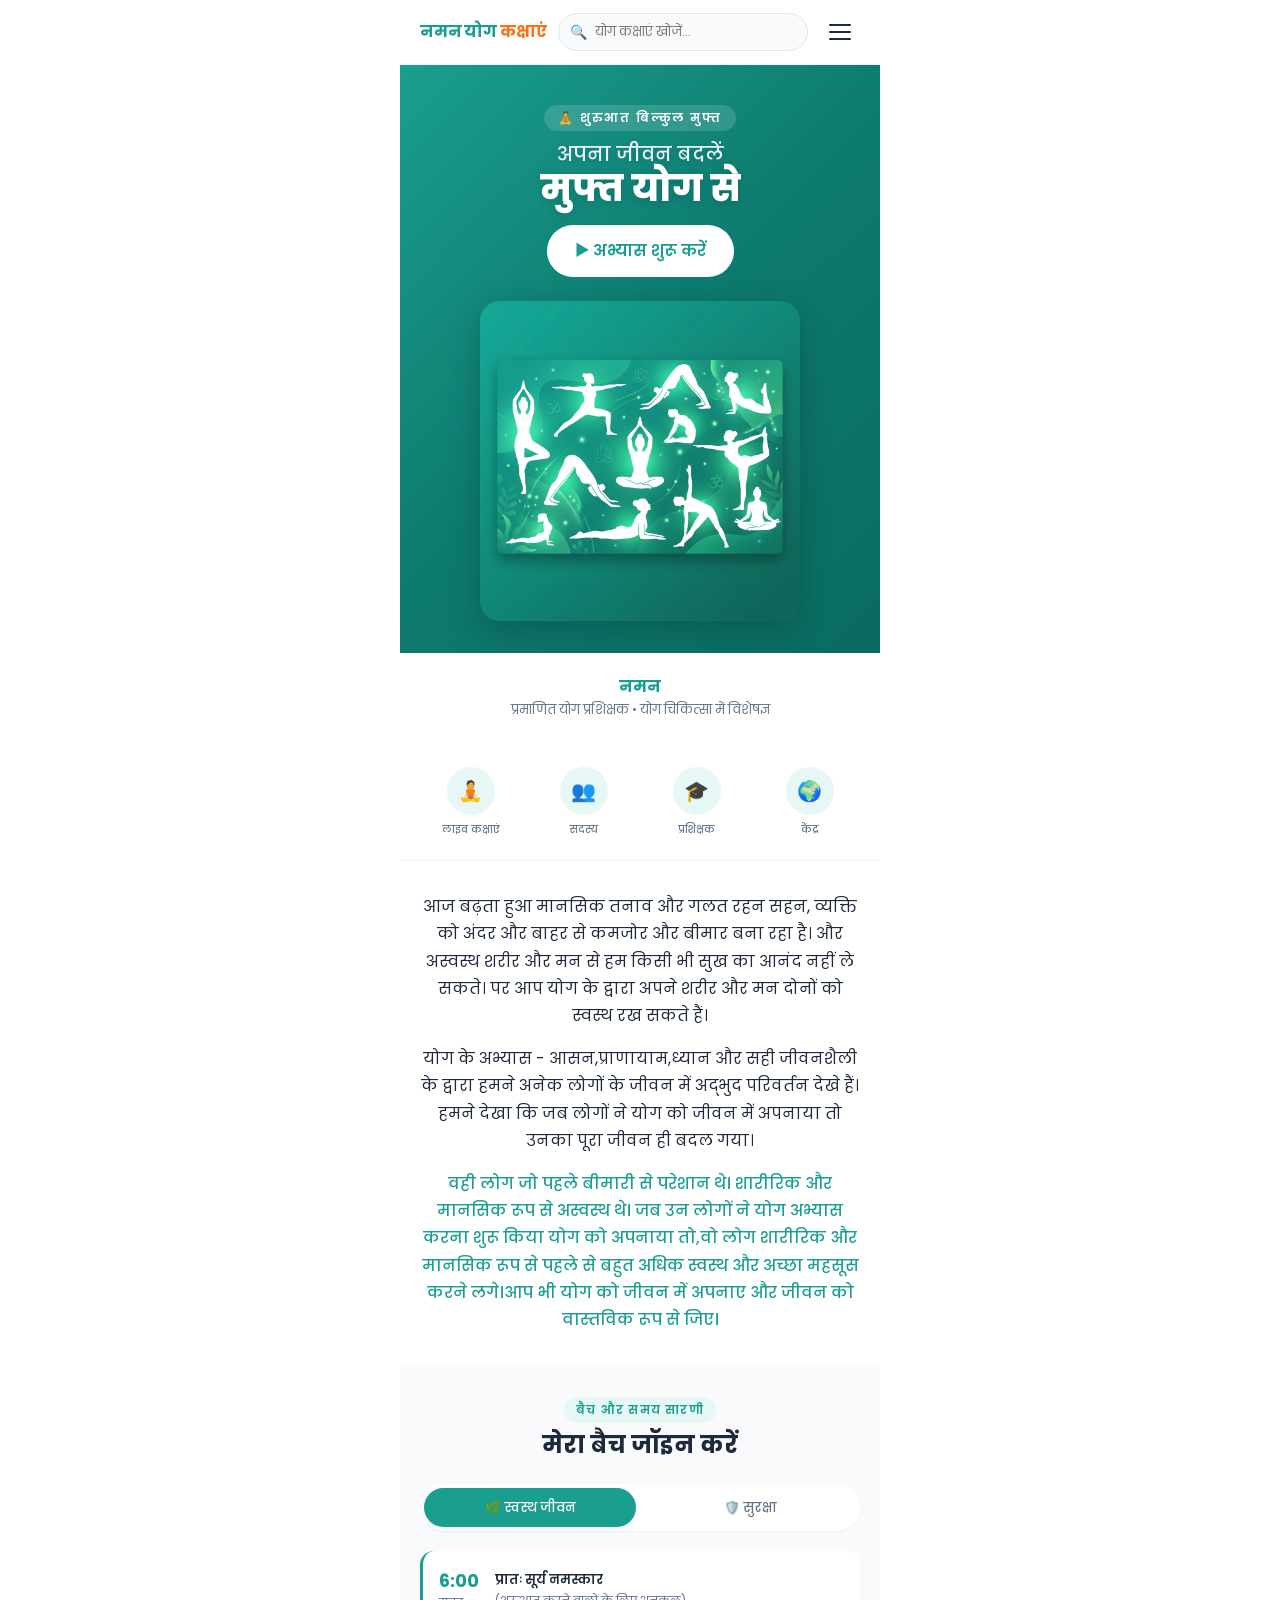
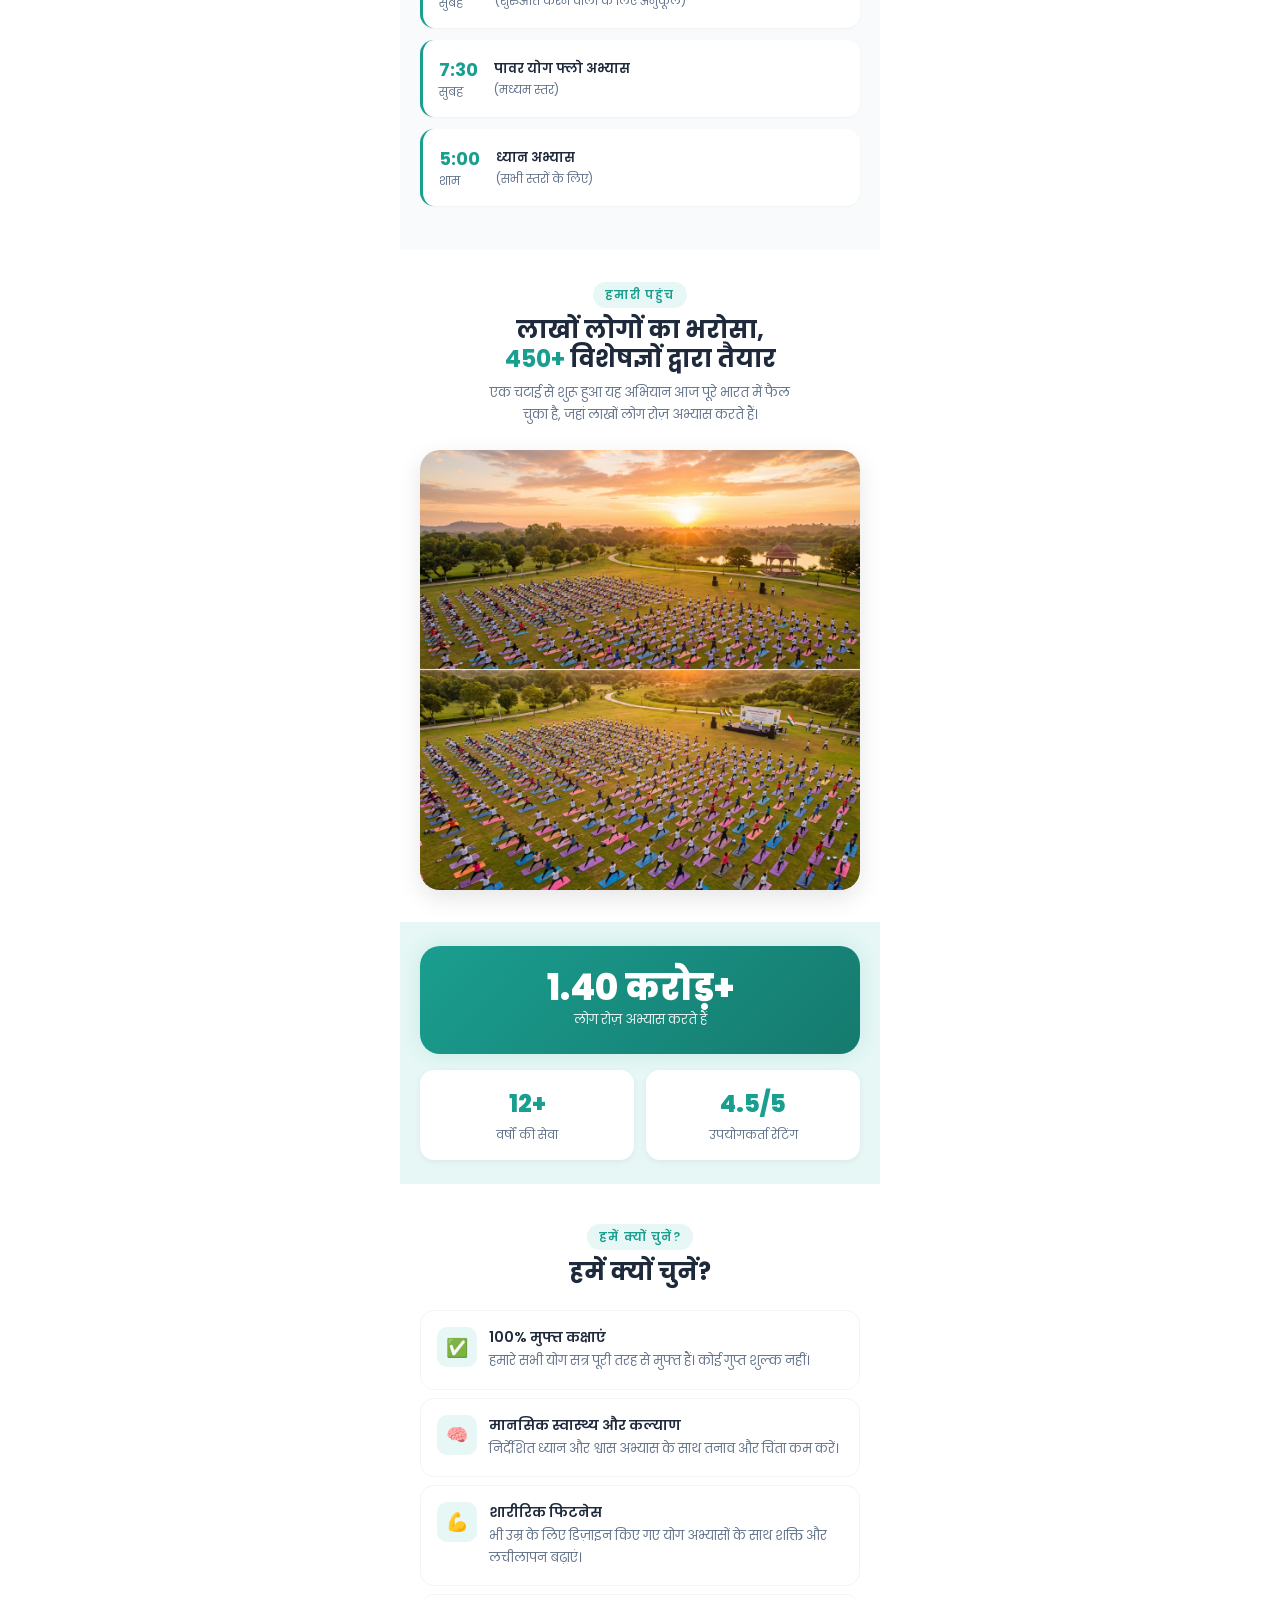
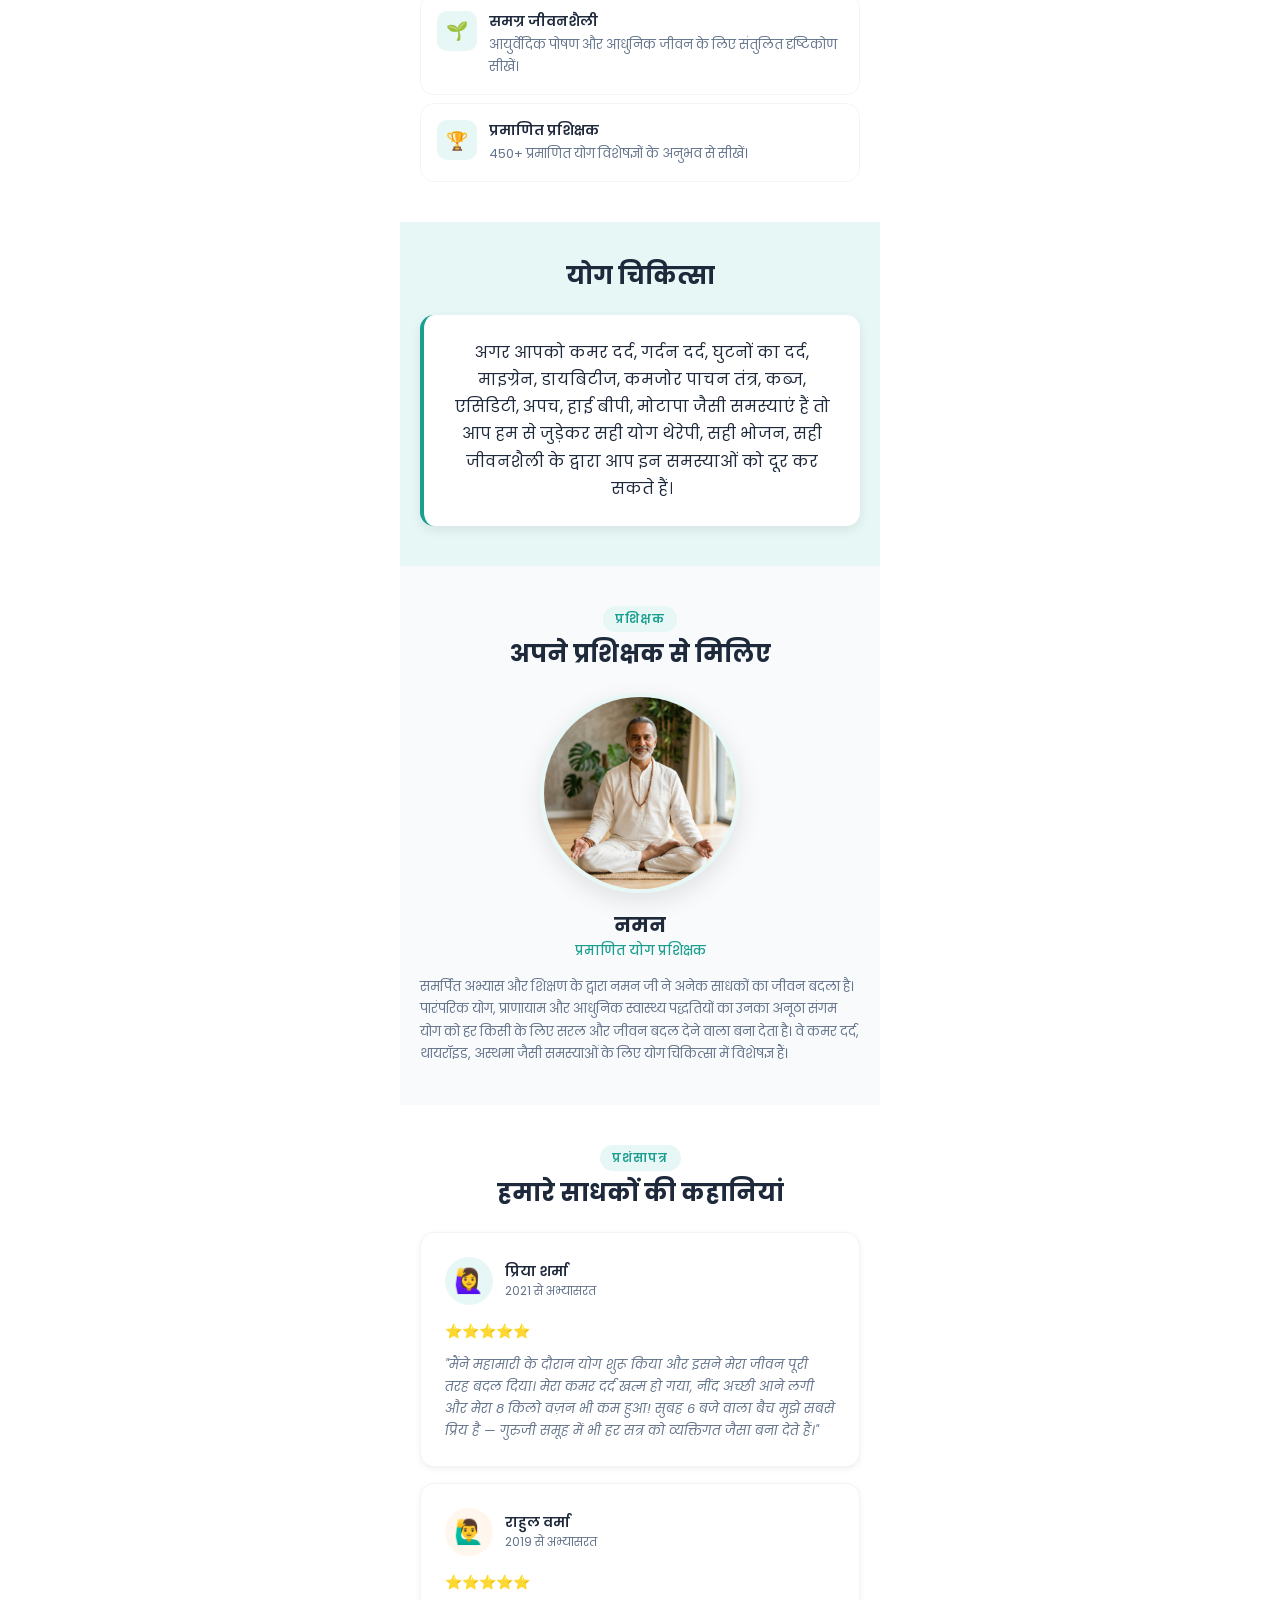
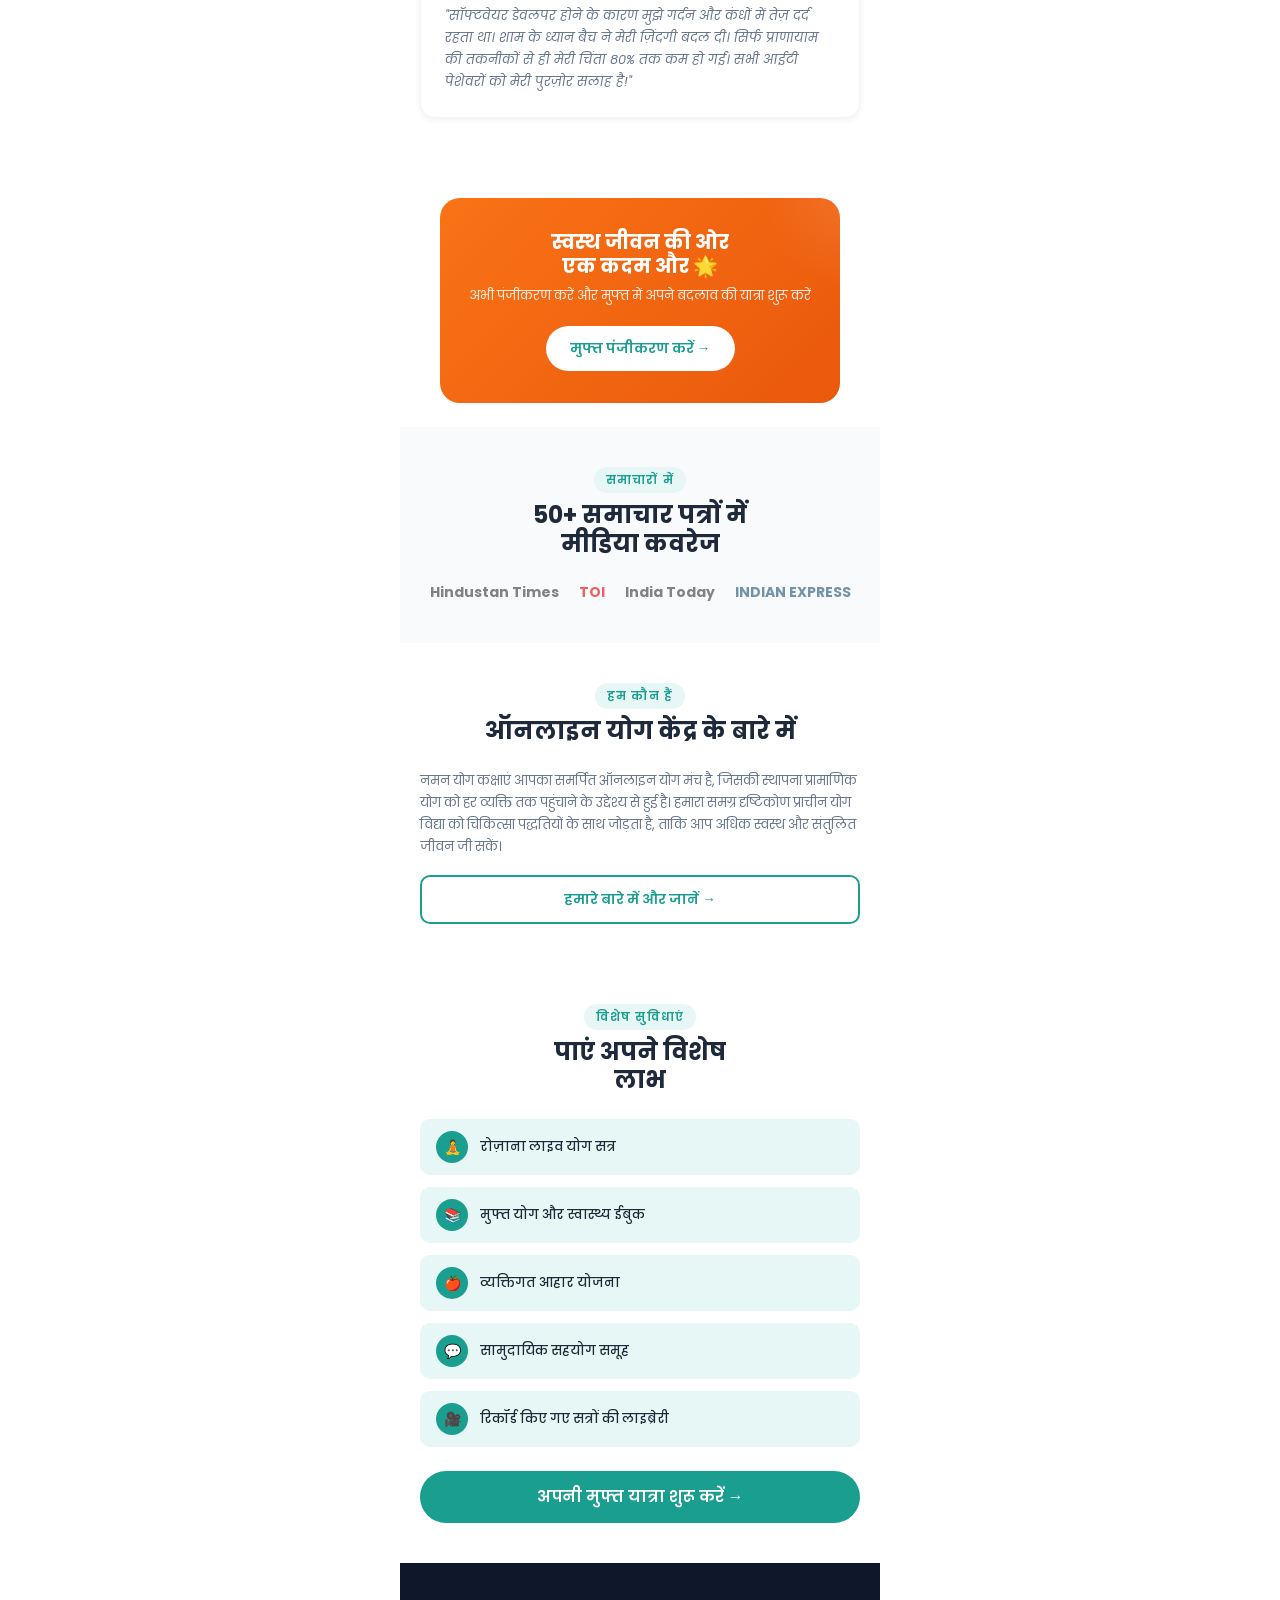
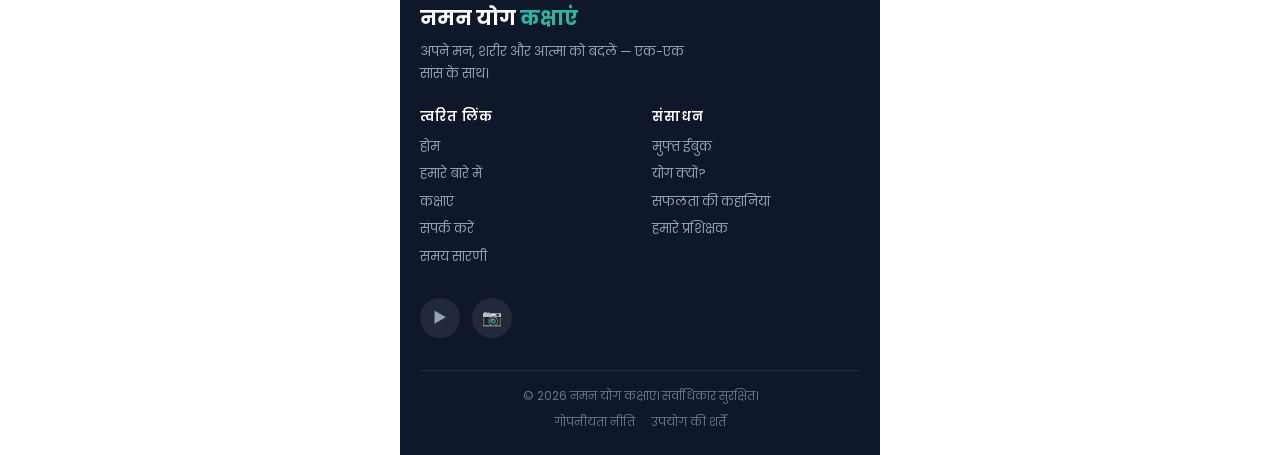
<file: index.html>
<!DOCTYPE html>
<html lang="hi">
<head>
  <meta charset="UTF-8">
  <meta name="viewport" content="width=device-width, initial-scale=1.0, maximum-scale=1.0, user-scalable=no">
  <title>नमन योग के साथ अपना जीवन बदलें</title>
  <meta name="description" content="नमन योग कक्षाएं के साथ लाखों लोगों की तरह मुफ्त योग करें। विशेषज्ञों द्वारा संचालित कक्षाएं। आज ही अपनी स्वास्थ्य यात्रा शुरू करें।">
  <link rel="icon" href="data:image/svg+xml,<svg xmlns='http://www.w3.org/2000/svg' viewBox='0 0 32 32'><text y='28' font-size='28'>🧘</text></svg>">

  <!-- Stylesheets -->
  <link rel="stylesheet" href="css/reset.css">
  <link rel="stylesheet" href="css/variables.css">
  <link rel="stylesheet" href="css/global.css">
  <link rel="stylesheet" href="css/components.css">
  <link rel="stylesheet" href="css/nav.css">
  <link rel="stylesheet" href="css/footer.css">
  <link rel="stylesheet" href="css/home.css">
</head>
<body>

  <!-- ========== NAVIGATION ========== -->
  <nav class="nav" id="main-nav">
    <div class="nav__inner">
      <a href="index.html" class="nav__brand">
        <span class="nav__name">नमन योग<span class="nav__name-sub"> कक्षाएं</span></span>
      </a>

      <div class="nav__search">
        <span class="nav__search-icon">🔍</span>
        <input type="text" class="nav__search-input" placeholder="योग कक्षाएं खोजें..." id="search-input">
      </div>

      <button class="nav__toggle" id="nav-toggle" aria-label="मेन्यू खोलें">
        <span class="nav__toggle-bar"></span>
        <span class="nav__toggle-bar"></span>
        <span class="nav__toggle-bar"></span>
      </button>
    </div>
  </nav>

  <!-- Slide Drawer -->
  <div class="nav__overlay" id="nav-overlay"></div>
  <div class="nav__drawer" id="nav-drawer">
    <div class="nav__drawer-header">
      <div class="nav__drawer-brand">नमन योग <span>कक्षाएं</span></div>
    </div>
    <div class="nav__links">
      <a href="index.html" class="nav__link active">
        <span class="nav__link-icon">🏠</span> होम
      </a>
      <a href="about.html" class="nav__link">
        <span class="nav__link-icon">📖</span> हमारे बारे में
      </a>
      <a href="classes.html" class="nav__link">
        <span class="nav__link-icon">🧘</span> कक्षाएं
      </a>
      <a href="contact.html" class="nav__link">
        <span class="nav__link-icon">📞</span> संपर्क करें
      </a>
    </div>
    <div class="nav__drawer-cta">
      <a href="#benefits" class="btn btn--primary btn--full btn--pill">मुफ्त ईबुक पाएं</a>
    </div>
  </div>

  <!-- ========== CTA BAR ========== -->
  <!-- <div class="cta-bar">
    <a href="#benefits" class="cta-bar__btn">📘 मुफ्त योग ईबुक पाएं →</a>
  </div> -->

  <!-- ========== HERO ========== -->
  <section class="hero" id="hero">
    <div class="hero__label">🧘 शुरुआत बिल्कुल मुफ्त</div>
    <h1 class="hero__title">
      <span>अपना जीवन बदलें</span>
      मुफ्त योग से
    </h1>
    <div class="hero__cta">
      <a href="#join-batch" class="btn btn--white btn--pill btn--lg">
        ▶ अभ्यास शुरू करें
      </a>
    </div>
    <img src="assets/images/hero-banner.png" alt="हरे-नीले रंग की पृष्ठभूमि पर योग मुद्राओं की आकृतियां" class="hero__image" loading="eager">
  </section>

  <!-- ========== QUICK INFO ========== -->
  <section class="quick-info">
    <h2 class="quick-info__name">नमन</h2>
    <p class="quick-info__tagline">प्रमाणित योग प्रशिक्षक • योग चिकित्सा में विशेषज्ञ</p>
  </section>

  <!-- ========== QUICK STATS ROW ========== -->
  <section class="quick-stats animate-on-scroll">
    <div class="quick-stat">
      <div class="quick-stat__icon">🧘</div>
      <span class="quick-stat__label">लाइव कक्षाएं</span>
    </div>
    <div class="quick-stat">
      <div class="quick-stat__icon">👥</div>
      <span class="quick-stat__label">सदस्य</span>
    </div>
    <div class="quick-stat">
      <div class="quick-stat__icon">🎓</div>
      <span class="quick-stat__label">प्रशिक्षक</span>
    </div>
    <div class="quick-stat">
      <div class="quick-stat__icon">🌍</div>
      <span class="quick-stat__label">केंद्र</span>
    </div>
  </section>

  <!-- ========== HINDI INTRO ========== -->
  <section class="hindi-intro animate-on-scroll">
    <div class="hindi-intro__content">
      <p>आज बढ़ता हुआ मानसिक तनाव और गलत रहन सहन, व्यक्ति को अंदर और बाहर से कमजोर और बीमार बना रहा है। और अस्वस्थ शरीर और मन से हम किसी भी सुख का आनंद नहीं ले सकते। पर आप योग के द्वारा अपने शरीर और मन दोनों को स्वस्थ रख सकते हैं।</p>
      <p>योग के अभ्यास - आसन,प्राणायाम,ध्यान और सही जीवनशैली के द्वारा हमने अनेक लोगों के जीवन में अद्भुद परिवर्तन देखे हैं। हमने देखा कि जब लोगों ने योग को जीवन में अपनाया तो उनका पूरा जीवन ही बदल गया।</p>
      <p>वही लोग जो पहले बीमारी से परेशान थे। शारीरिक और मानसिक रूप से अस्वस्थ थे। जब उन लोगों ने योग अभ्यास करना शुरू किया योग को अपनाया तो,वो लोग शारीरिक और मानसिक रूप से पहले से बहुत अधिक स्वस्थ और अच्छा महसूस करने लगे।आप भी योग को जीवन में अपनाए और जीवन को वास्तविक रूप से जिए।</p>
    </div>
  </section>



  <!-- ========== JOIN MY BATCH ========== -->
  <section class="join-batch" id="join-batch">
    <div class="section-header">
      <span class="section-label">बैच और समय सारणी</span>
      <h2 class="section-title">मेरा बैच जॉइन करें</h2>
    </div>

    <div data-tabs>
      <div class="join-batch__tabs">
        <button class="join-batch__tab active" data-tab="healthy">🌿 स्वस्थ जीवन</button>
        <button class="join-batch__tab" data-tab="safety">🛡️ सुरक्षा</button>
      </div>

      <div class="join-batch__content active" data-tab-panel="healthy">
        <div class="batch-card animate-on-scroll">
          <div class="batch-card__time">
            6:00 <span>सुबह</span>
          </div>
          <div class="batch-card__info">
            <div class="batch-card__name">प्रातः सूर्य नमस्कार</div>
            <div class="batch-card__detail">(शुरुआत करने वालों के लिए अनुकूल)</div>
          </div>
        </div>
        <div class="batch-card animate-on-scroll">
          <div class="batch-card__time">
            7:30 <span>सुबह</span>
          </div>
          <div class="batch-card__info">
            <div class="batch-card__name">पावर योग फ्लो अभ्यास</div>
            <div class="batch-card__detail">(मध्यम स्तर)</div>
          </div>
        </div>
        <div class="batch-card animate-on-scroll">
          <div class="batch-card__time">
            5:00 <span>शाम</span>
          </div>
          <div class="batch-card__info">
            <div class="batch-card__name"> ध्यान अभ्यास</div>
            <div class="batch-card__detail">(सभी स्तरों के लिए)</div>
          </div>
        </div>
      </div>

      <div class="join-batch__content" data-tab-panel="safety">
        <div class="batch-card animate-on-scroll">
          <div class="batch-card__time">
            8:00 <span>सुबह</span>
          </div>
          <div class="batch-card__info">
            <div class="batch-card__name">आत्मरक्षा की मूल बातें</div>
            <div class="batch-card__detail">(मंगल और गुरु)</div>
          </div>
        </div>
        <div class="batch-card animate-on-scroll">
          <div class="batch-card__time">
            4:00 <span>शाम</span>
          </div>
          <div class="batch-card__info">
            <div class="batch-card__name">महिला सुरक्षा कार्यशाला</div>
            <div class="batch-card__detail"> (शनिवार • सभी के लिए खुला)</div>
          </div>
        </div>
      </div>
    </div>
  </section>

  <!-- ========== TRUST SECTION ========== -->
  <section class="trust animate-on-scroll">
    <div class="section-header">
      <span class="section-label">हमारी पहुंच</span>
      <h2 class="section-title">लाखों लोगों का भरोसा,<br><span class="text-primary-color">450+</span> विशेषज्ञों द्वारा तैयार</h2>
      <p class="section-subtitle">एक चटाई से शुरू हुआ यह अभियान आज पूरे भारत में फैल चुका है, जहां लाखों लोग रोज़ अभ्यास करते हैं।</p>
    </div>
    <img src="assets/images/yoga-outdoor.png" alt="सूर्योदय के समय खुले में योग करते सैकड़ों लोग" class="trust__image" loading="lazy">
  </section>

  <!-- ========== BIG STATS ========== -->
  <section class="big-stats animate-on-scroll">
    <div class="big-stats__hero">
      <div class="big-stats__number">1.40 करोड़+</div>
      <div class="big-stats__label">लोग रोज़ अभ्यास करते हैं</div>
    </div>
    <div class="big-stats__row">
      <div class="stat-card animate-scale-in">
        <div class="stat-card__number">12+</div>
        <div class="stat-card__label">वर्षों की सेवा</div>
      </div>
      <div class="stat-card animate-scale-in">
        <div class="stat-card__number">4.5/5</div>
        <div class="stat-card__label">उपयोगकर्ता रेटिंग</div>
      </div>
    </div>
  </section>

  <!-- ========== REASONS TO JOIN ========== -->
  <section class="reasons" id="reasons">
    <div class="section-header">
      <span class="section-label">हमें क्यों चुनें?</span>
      <h2 class="section-title">हमें क्यों चुनें?</h2>
    </div>
    <div class="reasons__list">
      <div class="reason-item animate-on-scroll">
        <div class="reason-item__icon">✅</div>
        <div>
          <div class="reason-item__title">100% मुफ्त कक्षाएं</div>
          <p class="reason-item__text">हमारे सभी योग सत्र पूरी तरह से मुफ्त हैं। कोई गुप्त शुल्क नहीं।</p>
        </div>
      </div>
      <div class="reason-item animate-on-scroll">
        <div class="reason-item__icon">🧠</div>
        <div>
          <div class="reason-item__title">मानसिक स्वास्थ्य और कल्याण</div>
          <p class="reason-item__text">निर्देशित ध्यान और श्वास अभ्यास के साथ तनाव और चिंता कम करें।</p>
        </div>
      </div>
      <div class="reason-item animate-on-scroll">
        <div class="reason-item__icon">💪</div>
        <div>
          <div class="reason-item__title">शारीरिक फिटनेस</div>
          <p class="reason-item__text">भी उम्र के लिए डिज़ाइन किए गए योग अभ्यासों के साथ शक्ति और लचीलापन बढ़ाएं।</p>
        </div>
      </div>
      <div class="reason-item animate-on-scroll">
        <div class="reason-item__icon">🌱</div>
        <div>
          <div class="reason-item__title">समग्र जीवनशैली</div>
          <p class="reason-item__text">आयुर्वेदिक पोषण और आधुनिक जीवन के लिए संतुलित दृष्टिकोण सीखें।</p>
        </div>
      </div>
      <div class="reason-item animate-on-scroll">
        <div class="reason-item__icon">🏆</div>
        <div>
          <div class="reason-item__title">प्रमाणित प्रशिक्षक</div>
          <p class="reason-item__text">450+ प्रमाणित योग विशेषज्ञों के अनुभव से सीखें।</p>
        </div>
      </div>
    </div>
  </section>


  <!-- ========== HINDI THERAPY ========== -->
  <section class="hindi-therapy animate-on-scroll">
    <div class="section-header">
      <h2 class="section-title">योग चिकित्सा</h2>
    </div>
    <div class="hindi-therapy__card">
      <p>अगर आपको कमर दर्द, गर्दन दर्द, घुटनों का दर्द, माइग्रेन, डायबिटीज, कमजोर पाचन तंत्र, कब्ज, एसिडिटी, अपच, हाई बीपी, मोटापा जैसी समस्याएं हैं तो आप हम से जुड़ेकर सही योग थेरेपी, सही भोजन, सही जीवनशैली के द्वारा आप इन समस्याओं को दूर कर सकते हैं।</p>
    </div>
  </section>

  <!-- ========== MEET YOUR TRAINER ========== -->
  <section class="trainer animate-on-scroll" id="trainer">
    <div class="section-header">
      <span class="section-label">प्रशिक्षक</span>
      <h2 class="section-title">अपने प्रशिक्षक से मिलिए</h2>
    </div>
    <div class="trainer__card">
      <img src="assets/images/trainer-main.png" alt="नमन - योग प्रशिक्षक" class="trainer__image" loading="lazy">
      <h3 class="trainer__name">नमन</h3>
      <p class="trainer__credentials">प्रमाणित योग प्रशिक्षक</p>
      <p class="trainer__bio">
        समर्पित अभ्यास और शिक्षण के द्वारा नमन जी ने अनेक साधकों का जीवन बदला है। पारंपरिक योग, प्राणायाम और आधुनिक स्वास्थ्य पद्धतियों का उनका अनूठा संगम योग को हर किसी के लिए सरल और जीवन बदल देने वाला बना देता है। वे कमर दर्द, थायरॉइड, अस्थमा जैसी समस्याओं के लिए योग चिकित्सा में विशेषज्ञ हैं।
      </p>
    </div>
  </section>

  <!-- ========== USER STORIES ========== -->
  <section class="stories" id="stories">
    <div class="section-header">
      <span class="section-label">प्रशंसापत्र</span>
      <h2 class="section-title">हमारे साधकों की कहानियां</h2>
    </div>

    <div class="testimonial-card animate-on-scroll">
      <div class="testimonial-card__header">
        <div class="testimonial-card__avatar" style="background: var(--color-primary-bg); display:flex; align-items:center; justify-content:center; font-size:24px; width:48px; height:48px; border-radius:50%;">🙋‍♀️</div>
        <div>
          <div class="testimonial-card__name">प्रिया शर्मा</div>
          <div class="testimonial-card__role">2021 से अभ्यासरत</div>
        </div>
      </div>
      <div class="testimonial-card__stars">⭐⭐⭐⭐⭐</div>
      <p class="testimonial-card__quote">
        "मैंने महामारी के दौरान योग शुरू किया और इसने मेरा जीवन पूरी तरह बदल दिया। मेरा कमर दर्द खत्म हो गया, नींद अच्छी आने लगी और मेरा 8 किलो वज़न भी कम हुआ! सुबह 6 बजे वाला बैच मुझे सबसे प्रिय है — गुरुजी समूह में भी हर सत्र को व्यक्तिगत जैसा बना देते हैं।"
      </p>
    </div>

    <div class="testimonial-card animate-on-scroll" style="margin-top: var(--space-4);">
      <div class="testimonial-card__header">
        <div class="testimonial-card__avatar" style="background: var(--color-accent-bg); display:flex; align-items:center; justify-content:center; font-size:24px; width:48px; height:48px; border-radius:50%;">🙋‍♂️</div>
        <div>
          <div class="testimonial-card__name">राहुल वर्मा</div>
          <div class="testimonial-card__role">2019 से अभ्यासरत</div>
        </div>
      </div>
      <div class="testimonial-card__stars">⭐⭐⭐⭐⭐</div>
      <p class="testimonial-card__quote">
        "सॉफ्टवेयर डेवलपर होने के कारण मुझे गर्दन और कंधों में तेज़ दर्द रहता था। शाम के ध्यान बैच ने मेरी ज़िंदगी बदल दी। सिर्फ प्राणायाम की तकनीकों से ही मेरी चिंता 80% तक कम हो गई। सभी आईटी पेशेवरों को मेरी पुरज़ोर सलाह है!"
      </p>
    </div>
  </section>

  <!-- ========== CTA BANNER ========== -->
  <section class="section" style="padding-bottom: var(--space-6);">
    <div class="cta-banner animate-scale-in">
      <h2 class="cta-banner__title">स्वस्थ जीवन की ओर<br>एक कदम और 🌟</h2>
      <p class="cta-banner__text">अभी पंजीकरण करें और मुफ्त में अपने बदलाव की यात्रा शुरू करें</p>
      <a href="contact.html" class="btn btn--white btn--pill" style="position:relative;z-index:1;">मुफ्त पंजीकरण करें →</a>
    </div>
  </section>

  <!-- ========== MEDIA COVERAGE ========== -->
  <section class="media-coverage animate-on-scroll">
    <div class="section-header">
      <span class="section-label">समाचारों में</span>
      <h2 class="section-title">50+ समाचार पत्रों में<br>मीडिया कवरेज</h2>
    </div>
    <div class="media-coverage__logos">
      <span style="font-weight:700; font-size:14px; color:#333; opacity:0.6;">Hindustan Times</span>
      <span style="font-weight:700; font-size:14px; color:#e60000; opacity:0.6;">TOI</span>
      <span style="font-weight:700; font-size:14px; color:#333; opacity:0.6;">India Today</span>
      <span style="font-weight:700; font-size:14px; color:#1a5276; opacity:0.6;">INDIAN EXPRESS</span>
    </div>
  </section>

  <!-- ========== ABOUT PREVIEW ========== -->
  <section class="about-preview animate-on-scroll" id="about-preview">
    <div class="section-header">
      <span class="section-label">हम कौन हैं</span>
      <h2 class="section-title">ऑनलाइन योग केंद्र के बारे में</h2>
    </div>
    <p class="about-preview__text">
      नमन योग कक्षाएं आपका समर्पित ऑनलाइन योग मंच है, जिसकी स्थापना प्रामाणिक योग को हर व्यक्ति तक पहुंचाने के उद्देश्य से हुई है। हमारा समग्र दृष्टिकोण प्राचीन योग विद्या को चिकित्सा पद्धतियों के साथ जोड़ता है, ताकि आप अधिक स्वस्थ और संतुलित जीवन जी सकें।
    </p>
    <a href="about.html" class="btn btn--outline btn--full mt-4">हमारे बारे में और जानें →</a>
  </section>

  <!-- ========== UNLOCK BENEFITS ========== -->
  <section class="benefits" id="benefits">
    <div class="section-header">
      <span class="section-label">विशेष सुविधाएं</span>
      <h2 class="section-title">पाएं अपने विशेष<br>लाभ</h2>
    </div>
    <div class="benefits__list">
      <div class="benefit-item animate-on-scroll">
        <div class="benefit-item__icon">🧘</div>
        <span class="benefit-item__text">रोज़ाना लाइव योग सत्र</span>
      </div>
      <div class="benefit-item animate-on-scroll">
        <div class="benefit-item__icon">📚</div>
        <span class="benefit-item__text">मुफ्त योग और स्वास्थ्य ईबुक</span>
      </div>
      <div class="benefit-item animate-on-scroll">
        <div class="benefit-item__icon">🍎</div>
        <span class="benefit-item__text">व्यक्तिगत आहार योजना</span>
      </div>
      <div class="benefit-item animate-on-scroll">
        <div class="benefit-item__icon">💬</div>
        <span class="benefit-item__text">सामुदायिक सहयोग समूह</span>
      </div>
      <div class="benefit-item animate-on-scroll">
        <div class="benefit-item__icon">🎥</div>
        <span class="benefit-item__text">रिकॉर्ड किए गए सत्रों की लाइब्रेरी</span>
      </div>
    </div>
    <a href="contact.html" class="btn btn--primary btn--full btn--pill btn--lg">
      अपनी मुफ्त यात्रा शुरू करें →
    </a>
  </section>

  <!-- ========== FOOTER ========== -->
  <footer class="footer" id="footer">
    <div class="footer__brand">
      <div class="footer__logo">नमन योग <span>कक्षाएं</span></div>
      <p class="footer__tagline">अपने मन, शरीर और आत्मा को बदलें — एक-एक सांस के साथ।</p>
    </div>

    <div class="footer__grid">
      <div>
        <h3 class="footer__heading">त्वरित लिंक</h3>
        <div class="footer__links">
          <a href="index.html" class="footer__link">होम</a>
          <a href="about.html" class="footer__link">हमारे बारे में</a>
          <a href="classes.html" class="footer__link">कक्षाएं</a>
          <a href="contact.html" class="footer__link">संपर्क करें</a>
          <a href="#join-batch" class="footer__link">समय सारणी</a>
        </div>
      </div>
      <div>
        <h3 class="footer__heading">संसाधन</h3>
        <div class="footer__links">
          <a href="#benefits" class="footer__link">मुफ्त ईबुक</a>
          <a href="#reasons" class="footer__link">योग क्यों?</a>
          <a href="#stories" class="footer__link">सफलता की कहानियां</a>
          <a href="#trainer" class="footer__link">हमारे प्रशिक्षक</a>
        </div>
      </div>
    </div>

    <div class="footer__social">
      <a href="https://www.youtube.com/@yogwithnaman93" class="footer__social-link" aria-label="यूट्यूब">▶</a>
      <a href="https://www.instagram.com/namanyogi2025?igsh=bjhqNmUzcmp2czFi" class="footer__social-link" aria-label="इंस्टाग्राम">📷</a>

    </div>

    <div class="footer__divider"></div>
    <div class="footer__bottom">
      <p class="footer__copyright">© 2026 नमन योग कक्षाएं। सर्वाधिकार सुरक्षित।</p>
      <div class="footer__legal">
        <a href="#" class="footer__legal-link">गोपनीयता नीति</a>
        <a href="#" class="footer__legal-link">उपयोग की शर्तें</a>
      </div>
    </div>
  </footer>

  <!-- Scripts -->
  <script src="js/main.js"></script>
  <script src="js/tabs.js"></script>

</body>
</html>
</file>
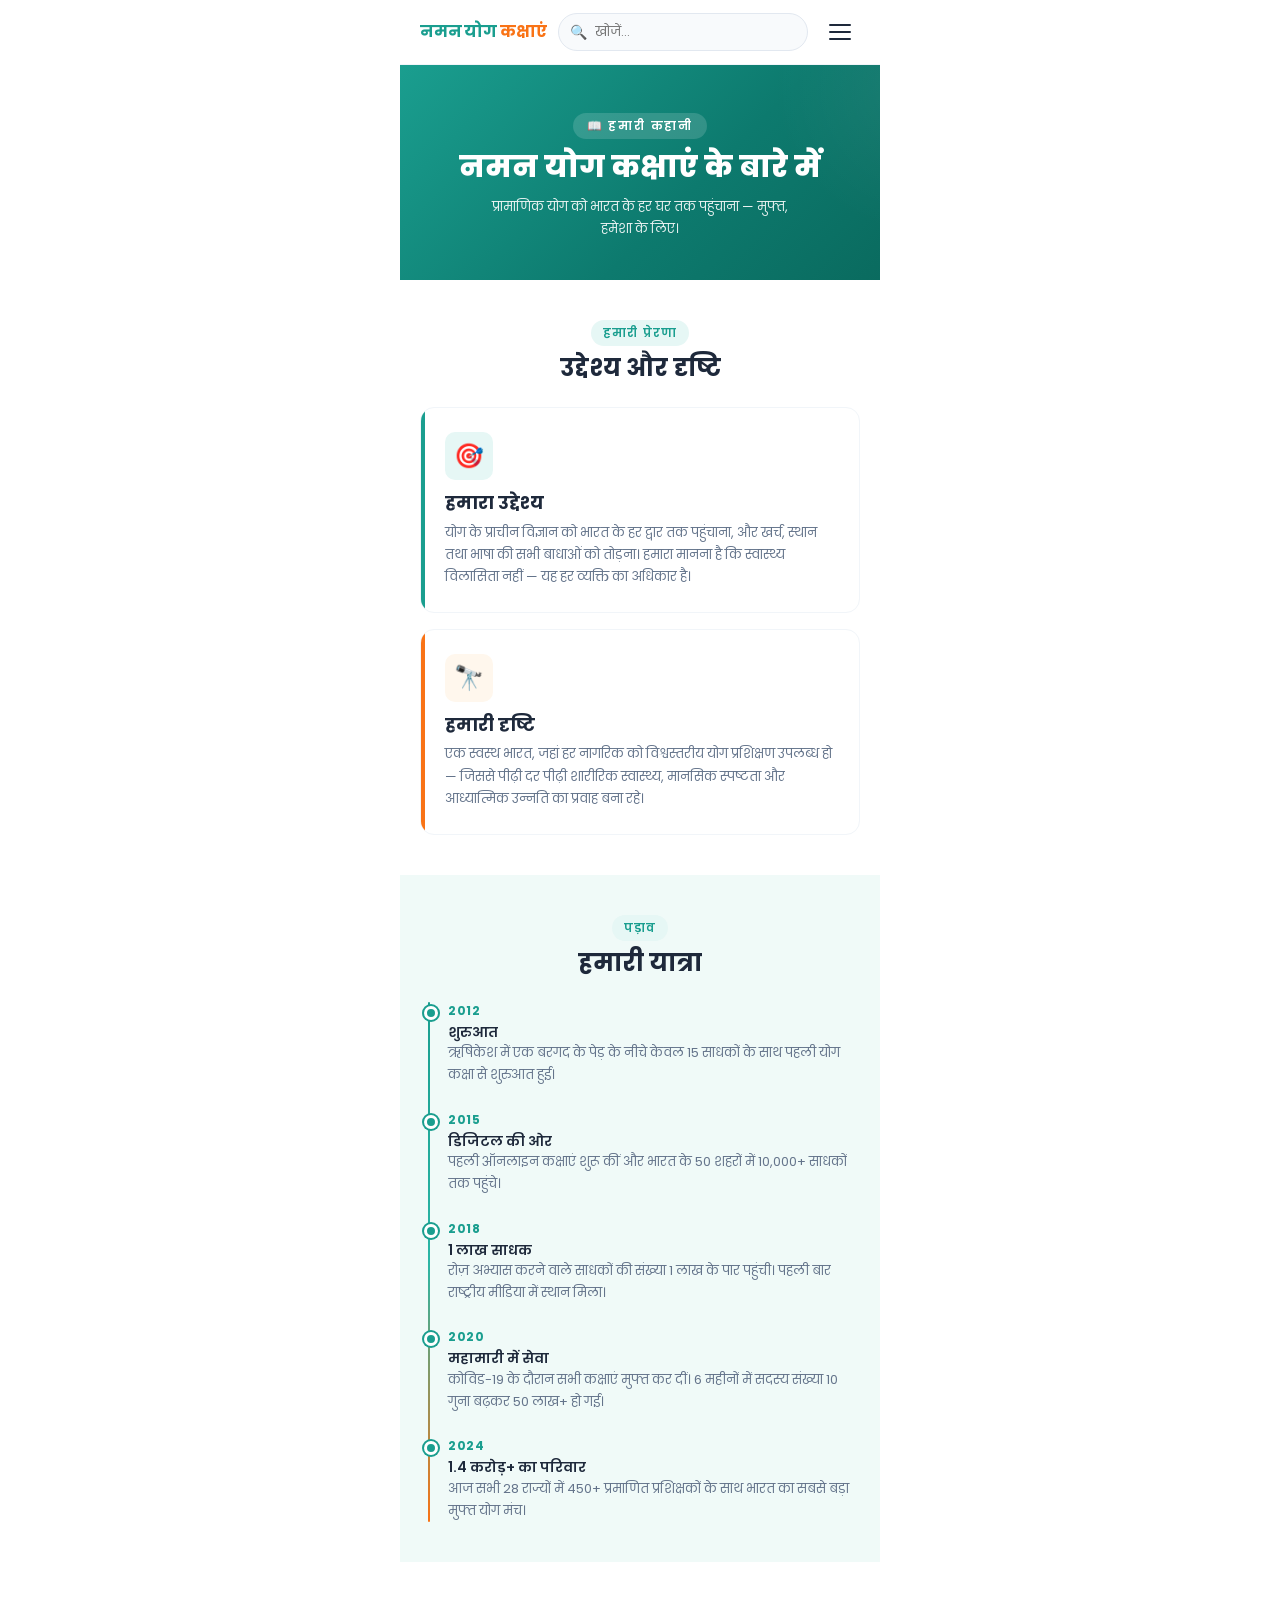
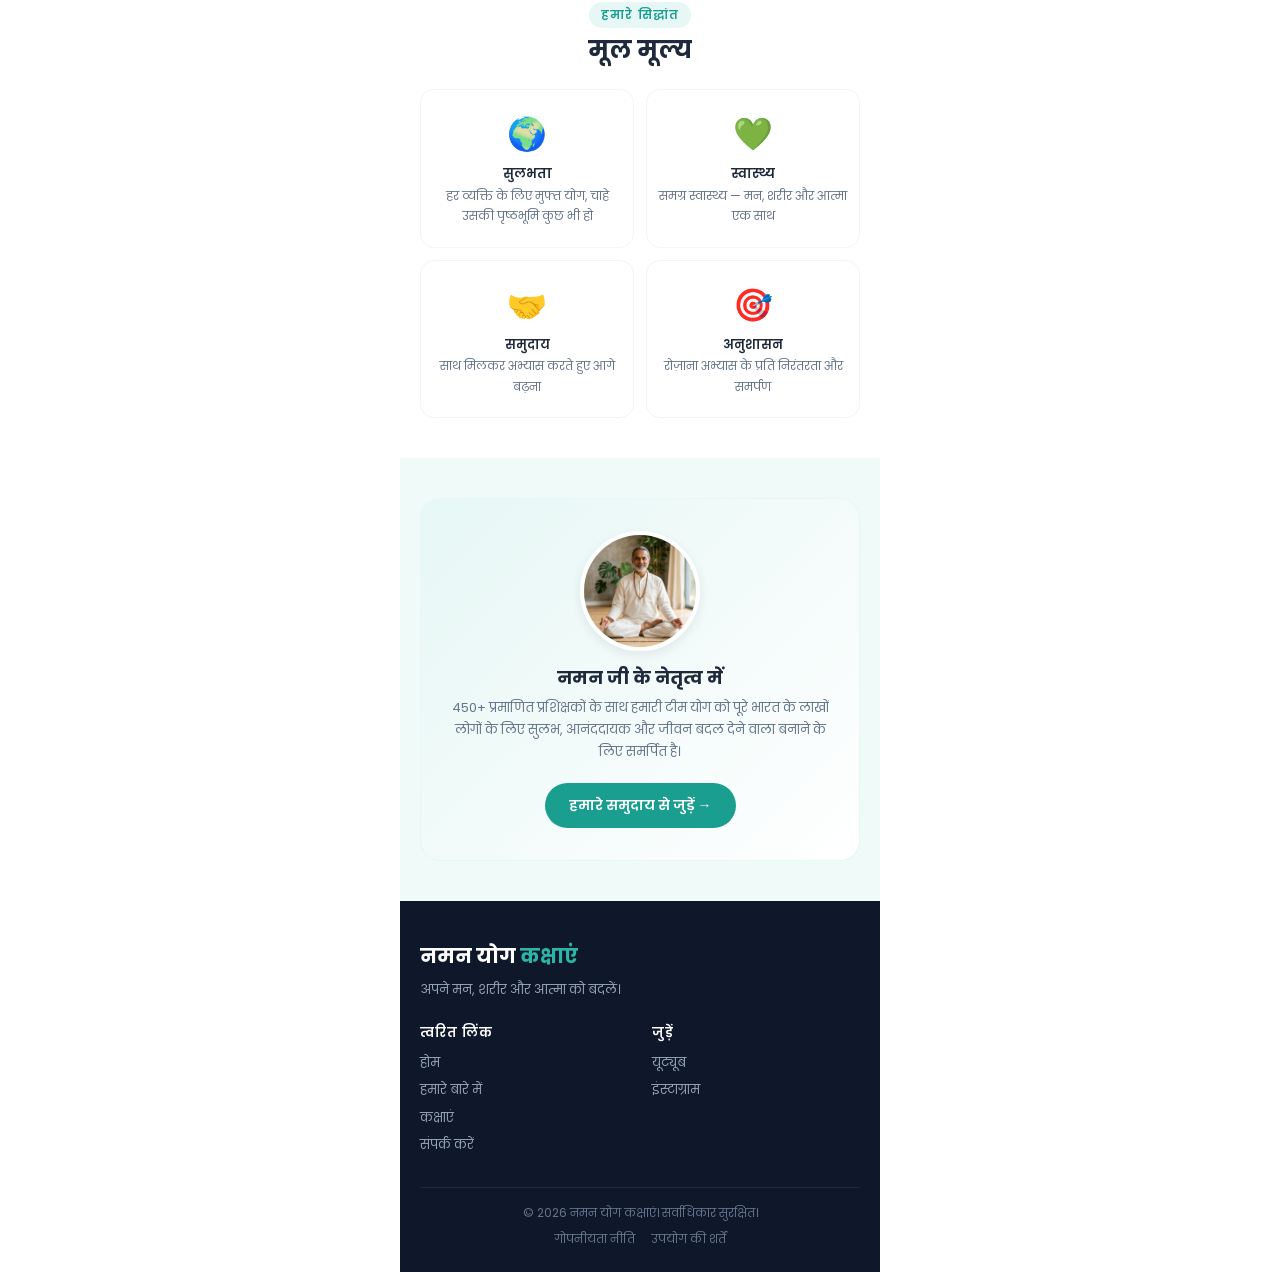
<file: about.html>
<!DOCTYPE html>
<html lang="hi">
<head>
  <meta charset="UTF-8">
  <meta name="viewport" content="width=device-width, initial-scale=1.0, maximum-scale=1.0, user-scalable=no">
  <title>हमारे बारे में — नमन योग कक्षाएं | हमारी कहानी और उद्देश्य</title>
  <meta name="description" content="जानिए नमन योग कक्षाएं के उस उद्देश्य के बारे में, जिसका लक्ष्य योग को हर व्यक्ति तक पहुंचाना है।">
  <link rel="icon" href="data:image/svg+xml,<svg xmlns='http://www.w3.org/2000/svg' viewBox='0 0 32 32'><text y='28' font-size='28'>🧘</text></svg>">

  <link rel="stylesheet" href="css/reset.css">
  <link rel="stylesheet" href="css/variables.css">
  <link rel="stylesheet" href="css/global.css">
  <link rel="stylesheet" href="css/components.css">
  <link rel="stylesheet" href="css/nav.css">
  <link rel="stylesheet" href="css/footer.css">
  <link rel="stylesheet" href="css/about.css">
</head>
<body>

  <!-- Navigation -->
  <nav class="nav" id="main-nav">
    <div class="nav__inner">
      <a href="index.html" class="nav__brand">
        <span class="nav__name">नमन योग <span>कक्षाएं</span></span>
      </a>
      <div class="nav__search">
        <span class="nav__search-icon">🔍</span>
        <input type="text" class="nav__search-input" placeholder="खोजें..." id="search-input">
      </div>
      <button class="nav__toggle" id="nav-toggle" aria-label="मेन्यू खोलें">
        <span class="nav__toggle-bar"></span>
        <span class="nav__toggle-bar"></span>
        <span class="nav__toggle-bar"></span>
      </button>
    </div>
  </nav>

  <div class="nav__overlay" id="nav-overlay"></div>
  <div class="nav__drawer" id="nav-drawer">
    <div class="nav__drawer-header">
      <div class="nav__drawer-brand">नमन योग <span>कक्षाएं</span></div>
    </div>
    <div class="nav__links">
      <a href="index.html" class="nav__link"><span class="nav__link-icon">🏠</span> होम</a>
      <a href="about.html" class="nav__link active"><span class="nav__link-icon">📖</span> हमारे बारे में</a>
      <a href="classes.html" class="nav__link"><span class="nav__link-icon">🧘</span> कक्षाएं</a>
      <a href="contact.html" class="nav__link"><span class="nav__link-icon">📞</span> संपर्क करें</a>
    </div>
    <div class="nav__drawer-cta">
      <a href="contact.html" class="btn btn--primary btn--full btn--pill">मुफ्त में शुरू करें</a>
    </div>
  </div>

  <!-- Hero -->
  <section class="about-hero">
    <div class="about-hero__label">📖 हमारी कहानी</div>
    <h1 class="about-hero__title">नमन योग कक्षाएं के बारे में</h1>
    <p class="about-hero__subtitle">प्रामाणिक योग को भारत के हर घर तक पहुंचाना — मुफ्त, हमेशा के लिए।</p>
  </section>

  <!-- Mission & Vision -->
  <section class="section">
    <div class="section-header">
      <span class="section-label">हमारी प्रेरणा</span>
      <h2 class="section-title">उद्देश्य और दृष्टि</h2>
    </div>
    <div class="mv-cards">
      <div class="mv-card mv-card--mission animate-on-scroll">
        <div class="mv-card__icon">🎯</div>
        <h3 class="mv-card__title">हमारा उद्देश्य</h3>
        <p class="mv-card__text">योग के प्राचीन विज्ञान को भारत के हर द्वार तक पहुंचाना, और खर्च, स्थान तथा भाषा की सभी बाधाओं को तोड़ना। हमारा मानना है कि स्वास्थ्य विलासिता नहीं — यह हर व्यक्ति का अधिकार है।</p>
      </div>
      <div class="mv-card mv-card--vision animate-on-scroll">
        <div class="mv-card__icon">🔭</div>
        <h3 class="mv-card__title">हमारी दृष्टि</h3>
        <p class="mv-card__text">एक स्वस्थ भारत, जहां हर नागरिक को विश्वस्तरीय योग प्रशिक्षण उपलब्ध हो — जिससे पीढ़ी दर पीढ़ी शारीरिक स्वास्थ्य, मानसिक स्पष्टता और आध्यात्मिक उन्नति का प्रवाह बना रहे।</p>
      </div>
    </div>
  </section>

  <!-- Journey Timeline -->
  <section class="section section--tinted">
    <div class="section-header">
      <span class="section-label">पड़ाव</span>
      <h2 class="section-title">हमारी यात्रा</h2>
    </div>
    <div class="timeline">
      <div class="timeline-item animate-on-scroll">
        <div class="timeline-item__dot"></div>
        <div class="timeline-item__year">2012</div>
        <h3 class="timeline-item__title">शुरुआत</h3>
        <p class="timeline-item__text">ऋषिकेश में एक बरगद के पेड़ के नीचे केवल 15 साधकों के साथ पहली योग कक्षा से शुरुआत हुई।</p>
      </div>
      <div class="timeline-item animate-on-scroll">
        <div class="timeline-item__dot"></div>
        <div class="timeline-item__year">2015</div>
        <h3 class="timeline-item__title">डिजिटल की ओर</h3>
        <p class="timeline-item__text">पहली ऑनलाइन कक्षाएं शुरू कीं और भारत के 50 शहरों में 10,000+ साधकों तक पहुंचे।</p>
      </div>
      <div class="timeline-item animate-on-scroll">
        <div class="timeline-item__dot"></div>
        <div class="timeline-item__year">2018</div>
        <h3 class="timeline-item__title">1 लाख साधक</h3>
        <p class="timeline-item__text">रोज़ अभ्यास करने वाले साधकों की संख्या 1 लाख के पार पहुंची। पहली बार राष्ट्रीय मीडिया में स्थान मिला।</p>
      </div>
      <div class="timeline-item animate-on-scroll">
        <div class="timeline-item__dot"></div>
        <div class="timeline-item__year">2020</div>
        <h3 class="timeline-item__title">महामारी में सेवा</h3>
        <p class="timeline-item__text">कोविड-19 के दौरान सभी कक्षाएं मुफ्त कर दीं। 6 महीनों में सदस्य संख्या 10 गुना बढ़कर 50 लाख+ हो गई।</p>
      </div>
      <div class="timeline-item animate-on-scroll">
        <div class="timeline-item__dot"></div>
        <div class="timeline-item__year">2024</div>
        <h3 class="timeline-item__title">1.4 करोड़+ का परिवार</h3>
        <p class="timeline-item__text">आज सभी 28 राज्यों में 450+ प्रमाणित प्रशिक्षकों के साथ भारत का सबसे बड़ा मुफ्त योग मंच।</p>
      </div>
    </div>
  </section>

  <!-- Core Values -->
  <section class="section">
    <div class="section-header">
      <span class="section-label">हमारे सिद्धांत</span>
      <h2 class="section-title">मूल मूल्य</h2>
    </div>
    <div class="values-grid stagger-children">
      <div class="value-card animate-on-scroll">
        <div class="value-card__icon">🌍</div>
        <h3 class="value-card__title">सुलभता</h3>
        <p class="value-card__text">हर व्यक्ति के लिए मुफ्त योग, चाहे उसकी पृष्ठभूमि कुछ भी हो</p>
      </div>
      <div class="value-card animate-on-scroll">
        <div class="value-card__icon">💚</div>
        <h3 class="value-card__title">स्वास्थ्य</h3>
        <p class="value-card__text">समग्र स्वास्थ्य — मन, शरीर और आत्मा एक साथ</p>
      </div>
      <div class="value-card animate-on-scroll">
        <div class="value-card__icon">🤝</div>
        <h3 class="value-card__title">समुदाय</h3>
        <p class="value-card__text">साथ मिलकर अभ्यास करते हुए आगे बढ़ना</p>
      </div>
      <div class="value-card animate-on-scroll">
        <div class="value-card__icon">🎯</div>
        <h3 class="value-card__title">अनुशासन</h3>
        <p class="value-card__text">रोज़ाना अभ्यास के प्रति निरंतरता और समर्पण</p>
      </div>
    </div>
  </section>

  <!-- Team CTA -->
  <section class="section section--tinted">
    <div class="team-cta animate-scale-in">
      <img src="assets/images/trainer-main.png" alt="नमन — योग प्रशिक्षक" class="team-cta__image" loading="lazy">
      <h3 class="team-cta__title">नमन जी के नेतृत्व में</h3>
      <p class="team-cta__text">450+ प्रमाणित प्रशिक्षकों के साथ हमारी टीम योग को पूरे भारत के लाखों लोगों के लिए सुलभ, आनंददायक और जीवन बदल देने वाला बनाने के लिए समर्पित है।</p>
      <a href="contact.html" class="btn btn--primary btn--pill">हमारे समुदाय से जुड़ें →</a>
    </div>
  </section>

  <!-- Footer -->
  <footer class="footer">
    <div class="footer__brand">
      <div class="footer__logo">नमन योग <span>कक्षाएं</span></div>
      <p class="footer__tagline">अपने मन, शरीर और आत्मा को बदलें।</p>
    </div>
    <div class="footer__grid">
      <div>
        <h3 class="footer__heading">त्वरित लिंक</h3>
        <div class="footer__links">
          <a href="index.html" class="footer__link">होम</a>
          <a href="about.html" class="footer__link">हमारे बारे में</a>
          <a href="classes.html" class="footer__link">कक्षाएं</a>
          <a href="contact.html" class="footer__link">संपर्क करें</a>
        </div>
      </div>
      <div>
        <h3 class="footer__heading">जुड़ें</h3>
        <div class="footer__links">
          <a href="https://www.youtube.com/@yogwithnaman93" class="footer__link">यूट्यूब</a>
          <a href="https://www.instagram.com/namanyogi2025?igsh=bjhqNmUzcmp2czFi" class="footer__link">इंस्टाग्राम</a>
        </div>
      </div>
    </div>
    <div class="footer__divider"></div>
    <div class="footer__bottom">
      <p class="footer__copyright">© 2026 नमन योग कक्षाएं। सर्वाधिकार सुरक्षित।</p>
      <div class="footer__legal">
        <a href="#" class="footer__legal-link">गोपनीयता नीति</a>
        <a href="#" class="footer__legal-link">उपयोग की शर्तें</a>
      </div>
    </div>
  </footer>

  <script src="js/main.js"></script>
</body>
</html>
</file>
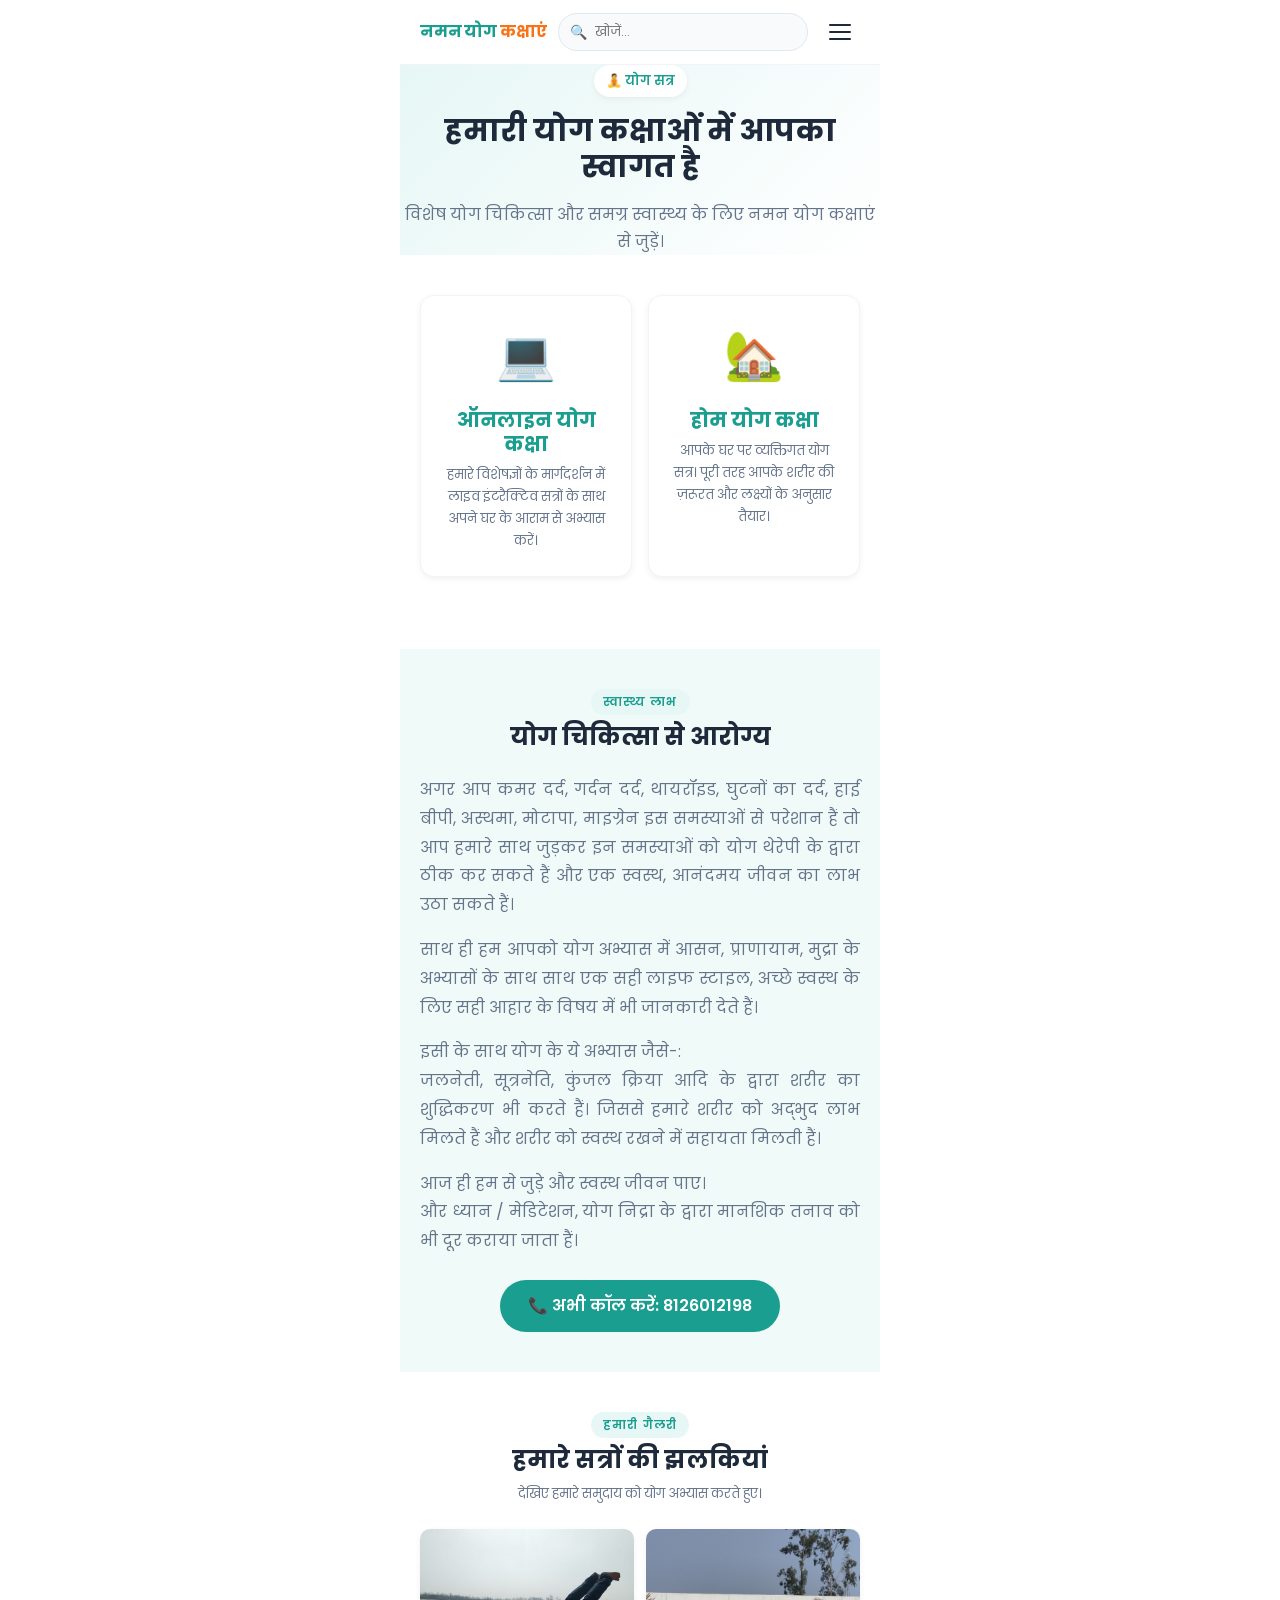
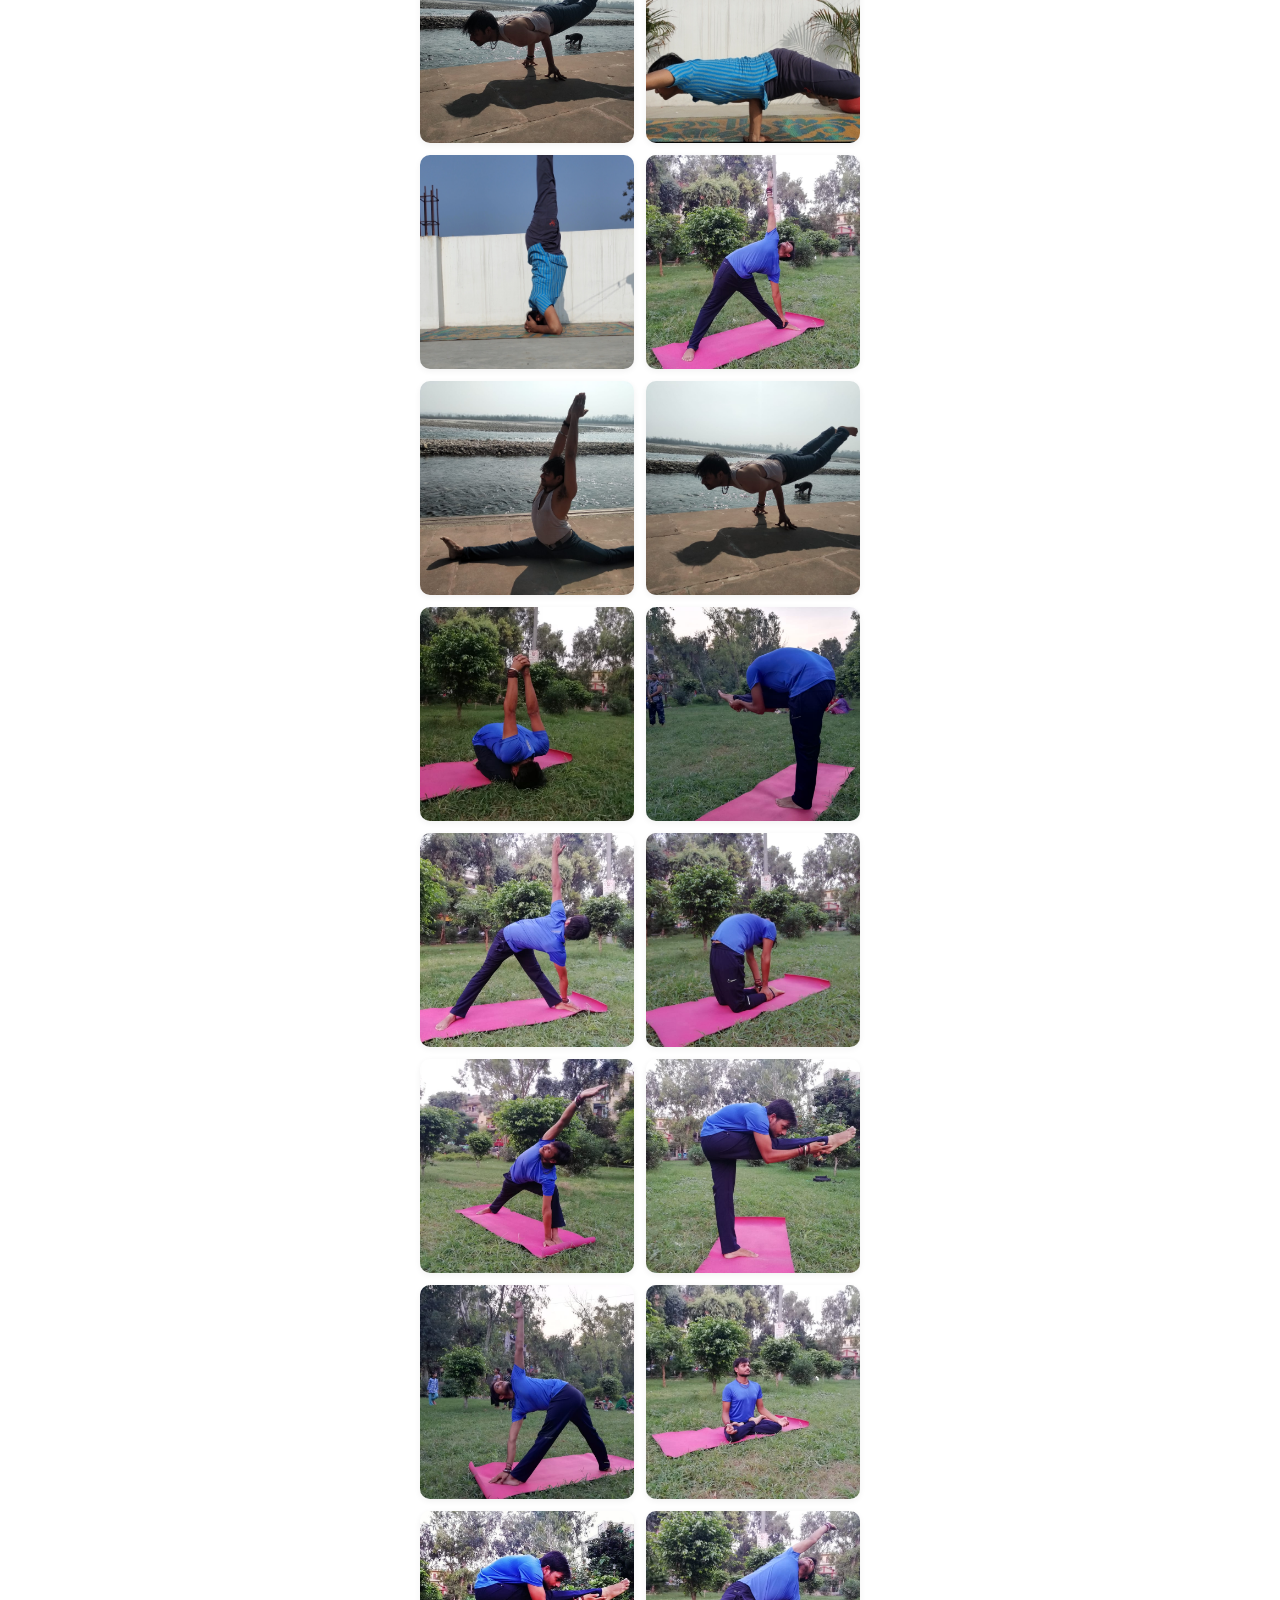
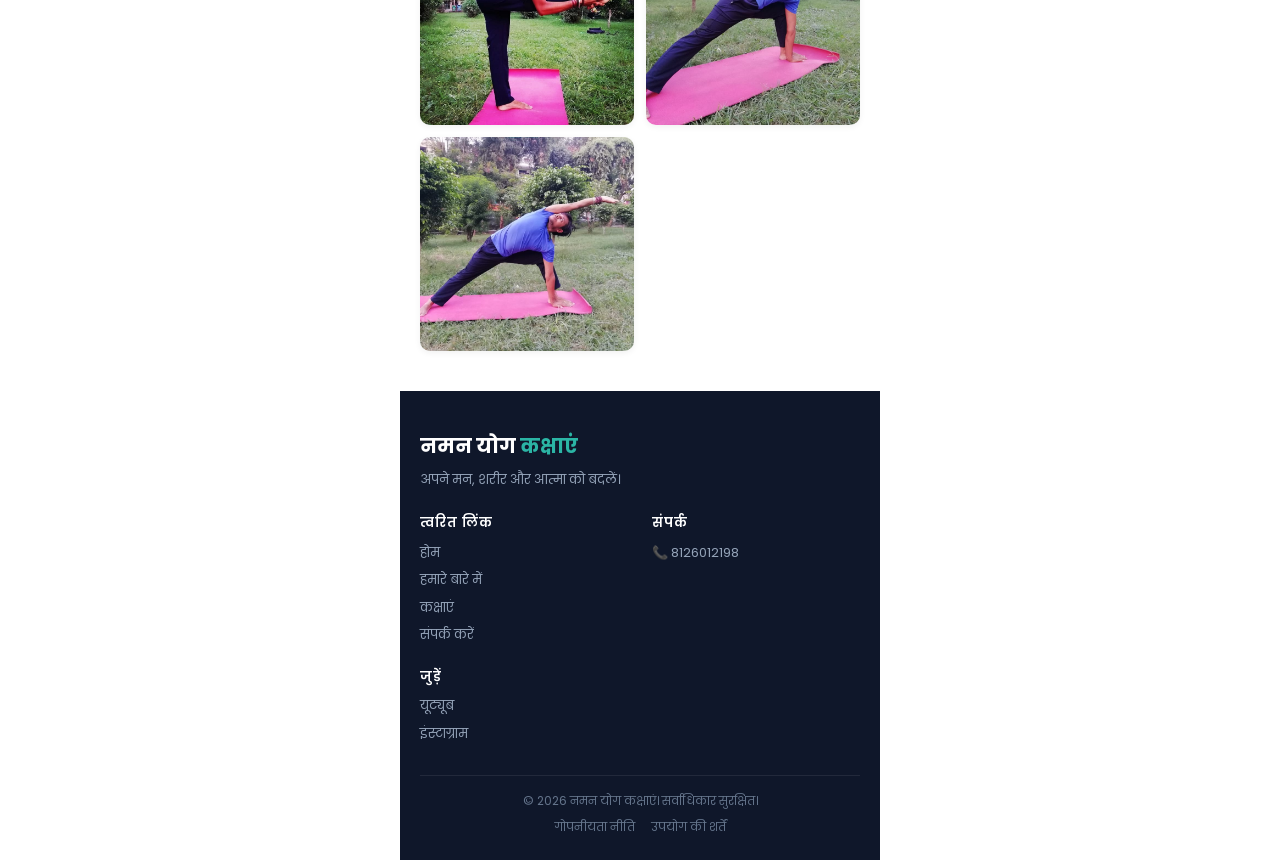
<file: classes.html>
<!DOCTYPE html>
<html lang="hi">
<head>
  <meta charset="UTF-8">
  <meta name="viewport" content="width=device-width, initial-scale=1.0, maximum-scale=1.0, user-scalable=no">
  <title>कक्षाएं — नमन योग कक्षाएं | ऑनलाइन और घर पर योग</title>
  <meta name="description" content="नमन योग कक्षाएं के साथ ऑनलाइन और घर पर योग कक्षाओं से जुड़ें। योग चिकित्सा के द्वारा स्वास्थ्य समस्याओं को दूर करें।">
  <link rel="icon" href="data:image/svg+xml,<svg xmlns='http://www.w3.org/2000/svg' viewBox='0 0 32 32'><text y='28' font-size='28'>🧘</text></svg>">

  <link rel="stylesheet" href="css/reset.css">
  <link rel="stylesheet" href="css/variables.css">
  <link rel="stylesheet" href="css/global.css">
  <link rel="stylesheet" href="css/components.css">
  <link rel="stylesheet" href="css/nav.css">
  <link rel="stylesheet" href="css/footer.css">
  <link rel="stylesheet" href="css/classes.css">
</head>
<body>

  <!-- Navigation -->
  <nav class="nav" id="main-nav">
    <div class="nav__inner">
      <a href="index.html" class="nav__brand">
        <span class="nav__name">नमन योग <span>कक्षाएं</span></span>
      </a>
      <div class="nav__search">
        <span class="nav__search-icon">🔍</span>
        <input type="text" class="nav__search-input" placeholder="खोजें..." id="search-input">
      </div>
      <button class="nav__toggle" id="nav-toggle" aria-label="मेन्यू खोलें">
        <span class="nav__toggle-bar"></span>
        <span class="nav__toggle-bar"></span>
        <span class="nav__toggle-bar"></span>
      </button>
    </div>
  </nav>

  <div class="nav__overlay" id="nav-overlay"></div>
  <div class="nav__drawer" id="nav-drawer">
    <div class="nav__drawer-header">
      <div class="nav__drawer-brand">नमन योग <span>कक्षाएं</span></div>
    </div>
    <div class="nav__links">
      <a href="index.html" class="nav__link"><span class="nav__link-icon">🏠</span> होम</a>
      <a href="about.html" class="nav__link"><span class="nav__link-icon">📖</span> हमारे बारे में</a>
      <a href="classes.html" class="nav__link active"><span class="nav__link-icon">🧘</span> कक्षाएं</a>
      <a href="contact.html" class="nav__link"><span class="nav__link-icon">📞</span> संपर्क करें</a>
    </div>
    <div class="nav__drawer-cta">
      <a href="tel:8126012198" class="btn btn--primary btn--full btn--pill">अभी कॉल करें</a>
    </div>
  </div>

  <!-- Hero -->
  <section class="classes-hero">
    <div class="classes-hero__label">🧘 योग सत्र</div>
    <h1 class="classes-hero__title">हमारी योग कक्षाओं में आपका स्वागत है</h1>
    <p class="classes-hero__subtitle">विशेष योग चिकित्सा और समग्र स्वास्थ्य के लिए नमन योग कक्षाएं से जुड़ें।</p>
  </section>

  <!-- Class Types -->
  <section class="section pt-0">
    <div class="classes-types">
      <div class="class-type-card animate-on-scroll">
        <div class="class-type-card__icon">💻</div>
        <h3 class="class-type-card__title">ऑनलाइन योग कक्षा</h3>
        <p class="card__text">हमारे विशेषज्ञों के मार्गदर्शन में लाइव इंटरैक्टिव सत्रों के साथ अपने घर के आराम से अभ्यास करें।</p>
      </div>
      <div class="class-type-card animate-on-scroll">
        <div class="class-type-card__icon">🏡</div>
        <h3 class="class-type-card__title">होम योग कक्षा</h3>
        <p class="card__text">आपके घर पर व्यक्तिगत योग सत्र। पूरी तरह आपके शरीर की ज़रूरत और लक्ष्यों के अनुसार तैयार।</p>
      </div>
    </div>
  </section>

  <!-- Content Section -->
  <section class="section section--tinted">
    <div class="section-header">
      <span class="section-label">स्वास्थ्य लाभ</span>
      <h2 class="section-title">योग चिकित्सा से आरोग्य</h2>
    </div>
    <div class="content-container" style="max-width: 800px; margin: 0 auto;">
      <p class="hindi-text animate-on-scroll">
        अगर आप कमर दर्द, गर्दन दर्द, थायरॉइड, घुटनों का दर्द, हाई बीपी, अस्थमा, मोटापा, माइग्रेन इस समस्याओं से परेशान हैं तो आप हमारे साथ जुड़कर इन समस्याओं को योग थेरेपी के द्वारा ठीक कर सकते हैं और एक स्वस्थ, आनंदमय जीवन का लाभ उठा सकते हैं।
      </p>
      <p class="hindi-text animate-on-scroll">
        साथ ही हम आपको योग अभ्यास में आसन, प्राणायाम, मुद्रा के अभ्यासों के साथ साथ एक सही लाइफ स्टाइल, अच्छे स्वस्थ के लिए सही आहार के विषय में भी जानकारी देते हैं।
      </p>
      <p class="hindi-text animate-on-scroll">
        इसी के साथ योग के ये अभ्यास जैसे-: <br>
        जलनेती, सूत्रनेति, कुंजल क्रिया आदि के द्वारा शरीर का शुद्धिकरण भी करते हैं। जिससे हमारे शरीर को अद्भुद लाभ मिलते हैं और शरीर को स्वस्थ रखने में सहायता मिलती हैं।
      </p>
      <p class="hindi-text animate-on-scroll">
        आज ही हम से जुड़े और स्वस्थ जीवन पाए।<br>
        और ध्यान / मेडिटेशन, योग निद्रा के द्वारा मानशिक तनाव को भी दूर कराया जाता हैं।
      </p>

      <div class="text-center mt-6 animate-scale-in">
        <a href="tel:8126012198" class="btn btn--primary btn--pill btn--lg">
          📞 अभी कॉल करें: 8126012198
        </a>
      </div>
    </div>
  </section>

  <!-- Gallery Section -->
  <section class="section">
    <div class="section-header">
      <span class="section-label">हमारी गैलरी</span>
      <h2 class="section-title">हमारे सत्रों की झलकियां</h2>
      <p class="section-subtitle">देखिए हमारे समुदाय को योग अभ्यास करते हुए।</p>
    </div>
    <div class="gallery-grid">
      <!-- We will inject the 17 images here -->
      <div class="gallery-item animate-on-scroll"><img src="assets/images/yoga-gallary/yoga1.jpeg" alt="योग सत्र" loading="lazy"></div>
      <div class="gallery-item animate-on-scroll"><img src="assets/images/yoga-gallary/yoga2.jpeg" alt="योग सत्र" loading="lazy"></div>
      <div class="gallery-item animate-on-scroll"><img src="assets/images/yoga-gallary/yoga3.jpeg" alt="योग सत्र" loading="lazy"></div>
      <div class="gallery-item animate-on-scroll"><img src="assets/images/yoga-gallary/yoga4.jpeg" alt="योग सत्र" loading="lazy"></div>
      <div class="gallery-item animate-on-scroll"><img src="assets/images/yoga-gallary/yoga5.jpeg" alt="योग सत्र" loading="lazy"></div>
      <div class="gallery-item animate-on-scroll"><img src="assets/images/yoga-gallary/yoga6.jpeg" alt="योग सत्र" loading="lazy"></div>
      <div class="gallery-item animate-on-scroll"><img src="assets/images/yoga-gallary/yoga7.jpeg" alt="योग सत्र" loading="lazy"></div>
      <div class="gallery-item animate-on-scroll"><img src="assets/images/yoga-gallary/yoga8.jpeg" alt="योग सत्र" loading="lazy"></div>
      <div class="gallery-item animate-on-scroll"><img src="assets/images/yoga-gallary/yoga9.jpeg" alt="योग सत्र" loading="lazy"></div>
      <div class="gallery-item animate-on-scroll"><img src="assets/images/yoga-gallary/yoga10.jpeg" alt="योग सत्र" loading="lazy"></div>
      <div class="gallery-item animate-on-scroll"><img src="assets/images/yoga-gallary/yoga11.jpeg" alt="योग सत्र" loading="lazy"></div>
      <div class="gallery-item animate-on-scroll"><img src="assets/images/yoga-gallary/yoga12.jpeg" alt="योग सत्र" loading="lazy"></div>
      <div class="gallery-item animate-on-scroll"><img src="assets/images/yoga-gallary/yoga13.jpeg" alt="योग सत्र" loading="lazy"></div>
      <div class="gallery-item animate-on-scroll"><img src="assets/images/yoga-gallary/yoga14.jpeg" alt="योग सत्र" loading="lazy"></div>
      <div class="gallery-item animate-on-scroll"><img src="assets/images/yoga-gallary/yoga15.jpeg" alt="योग सत्र" loading="lazy"></div>
      <div class="gallery-item animate-on-scroll"><img src="assets/images/yoga-gallary/yoga16.jpeg" alt="योग सत्र" loading="lazy"></div>
      <div class="gallery-item animate-on-scroll"><img src="assets/images/yoga-gallary/yoga17.jpeg" alt="योग सत्र" loading="lazy"></div>
    </div>
  </section>

  <!-- Footer -->
  <footer class="footer">
    <div class="footer__brand">
      <div class="footer__logo">नमन योग <span>कक्षाएं</span></div>
      <p class="footer__tagline">अपने मन, शरीर और आत्मा को बदलें।</p>
    </div>
    <div class="footer__grid">
      <div>
        <h3 class="footer__heading">त्वरित लिंक</h3>
        <div class="footer__links">
          <a href="index.html" class="footer__link">होम</a>
          <a href="about.html" class="footer__link">हमारे बारे में</a>
          <a href="classes.html" class="footer__link">कक्षाएं</a>
          <a href="contact.html" class="footer__link">संपर्क करें</a>
        </div>
      </div>
      <div>
        <h3 class="footer__heading">संपर्क</h3>
        <div class="footer__links">
          <span class="footer__link">📞 8126012198</span>
        </div>
      </div>
      <div>
        <h3 class="footer__heading">जुड़ें</h3>
        <div class="footer__links">
          <a href="https://www.youtube.com/@yogwithnaman93" class="footer__link">यूट्यूब</a>
          <a href="https://www.instagram.com/namanyogi2025?igsh=bjhqNmUzcmp2czFi" class="footer__link">इंस्टाग्राम</a>

        </div>
      </div>
    </div>
    <div class="footer__divider"></div>
    <div class="footer__bottom">
      <p class="footer__copyright">© 2026 नमन योग कक्षाएं। सर्वाधिकार सुरक्षित।</p>
      <div class="footer__legal">
        <a href="#" class="footer__legal-link">गोपनीयता नीति</a>
        <a href="#" class="footer__legal-link">उपयोग की शर्तें</a>
      </div>
    </div>
  </footer>

  <script src="js/main.js"></script>
</body>
</html>
</file>
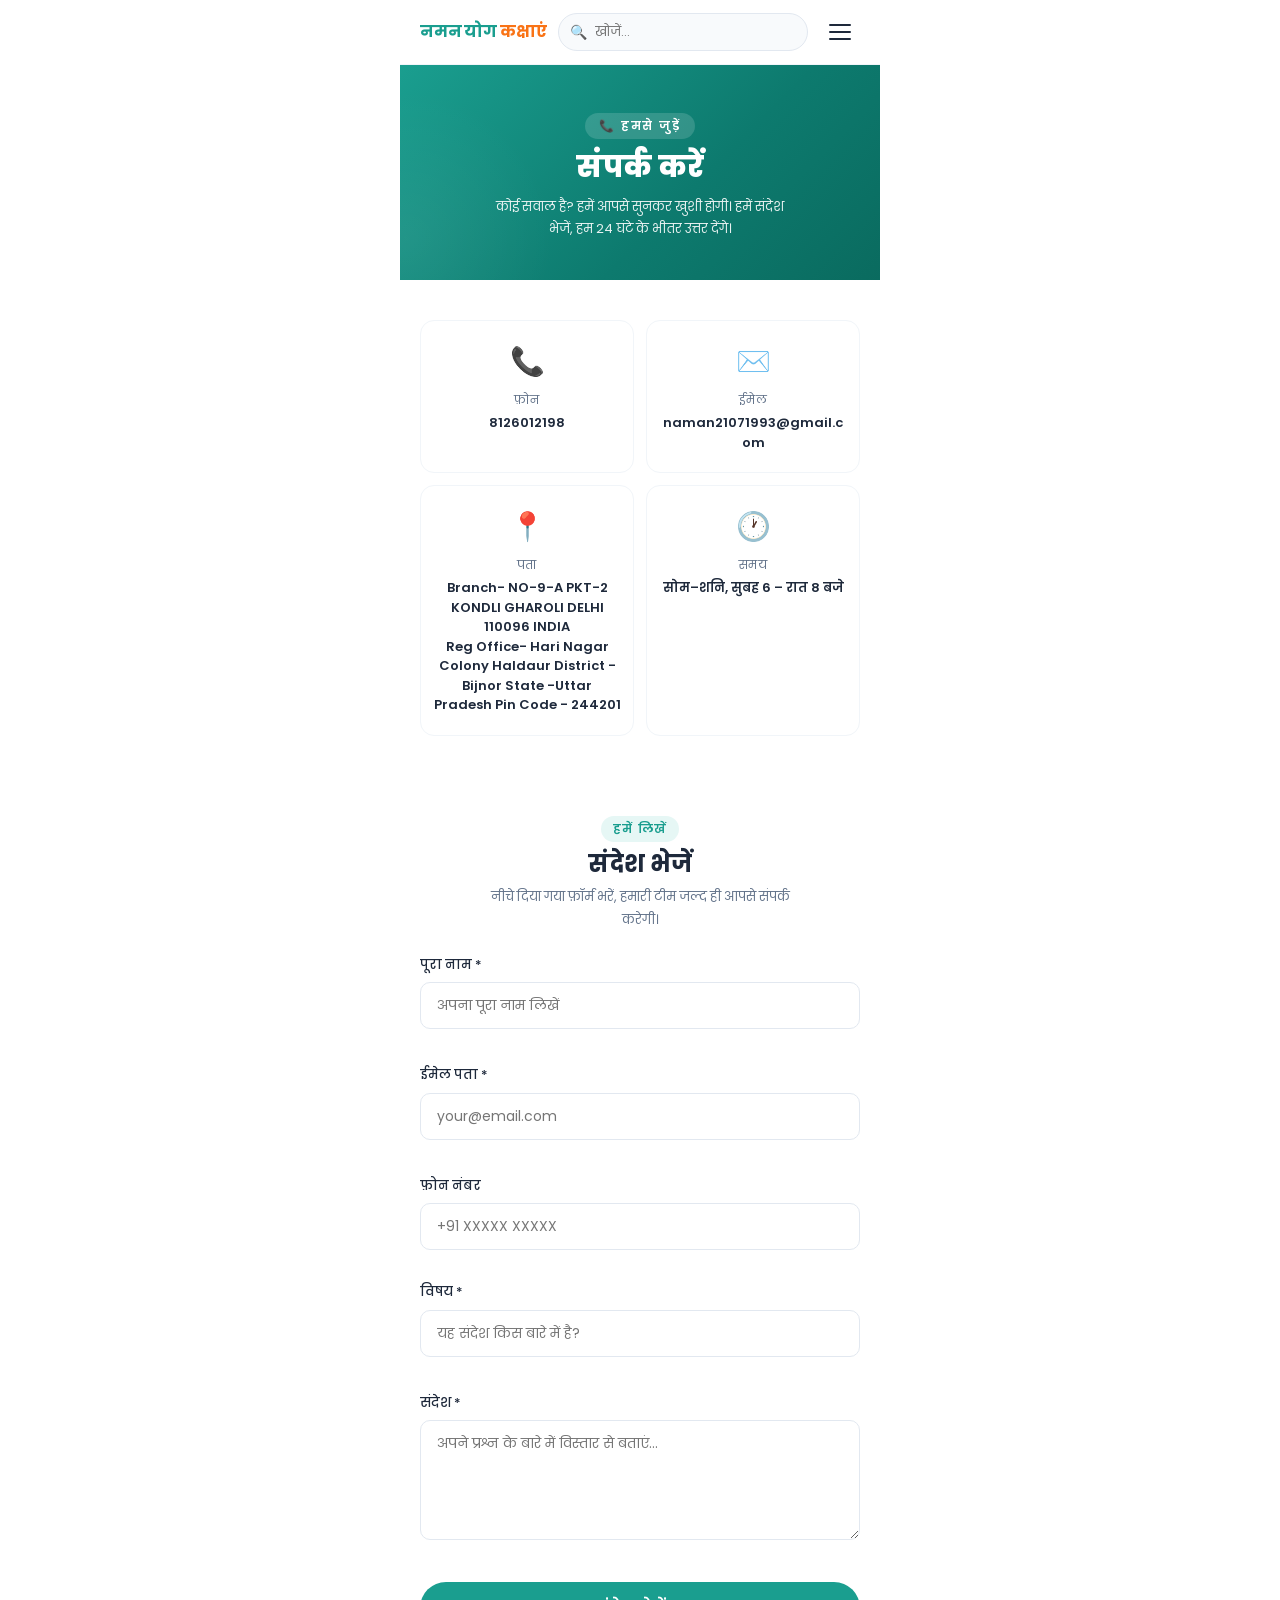
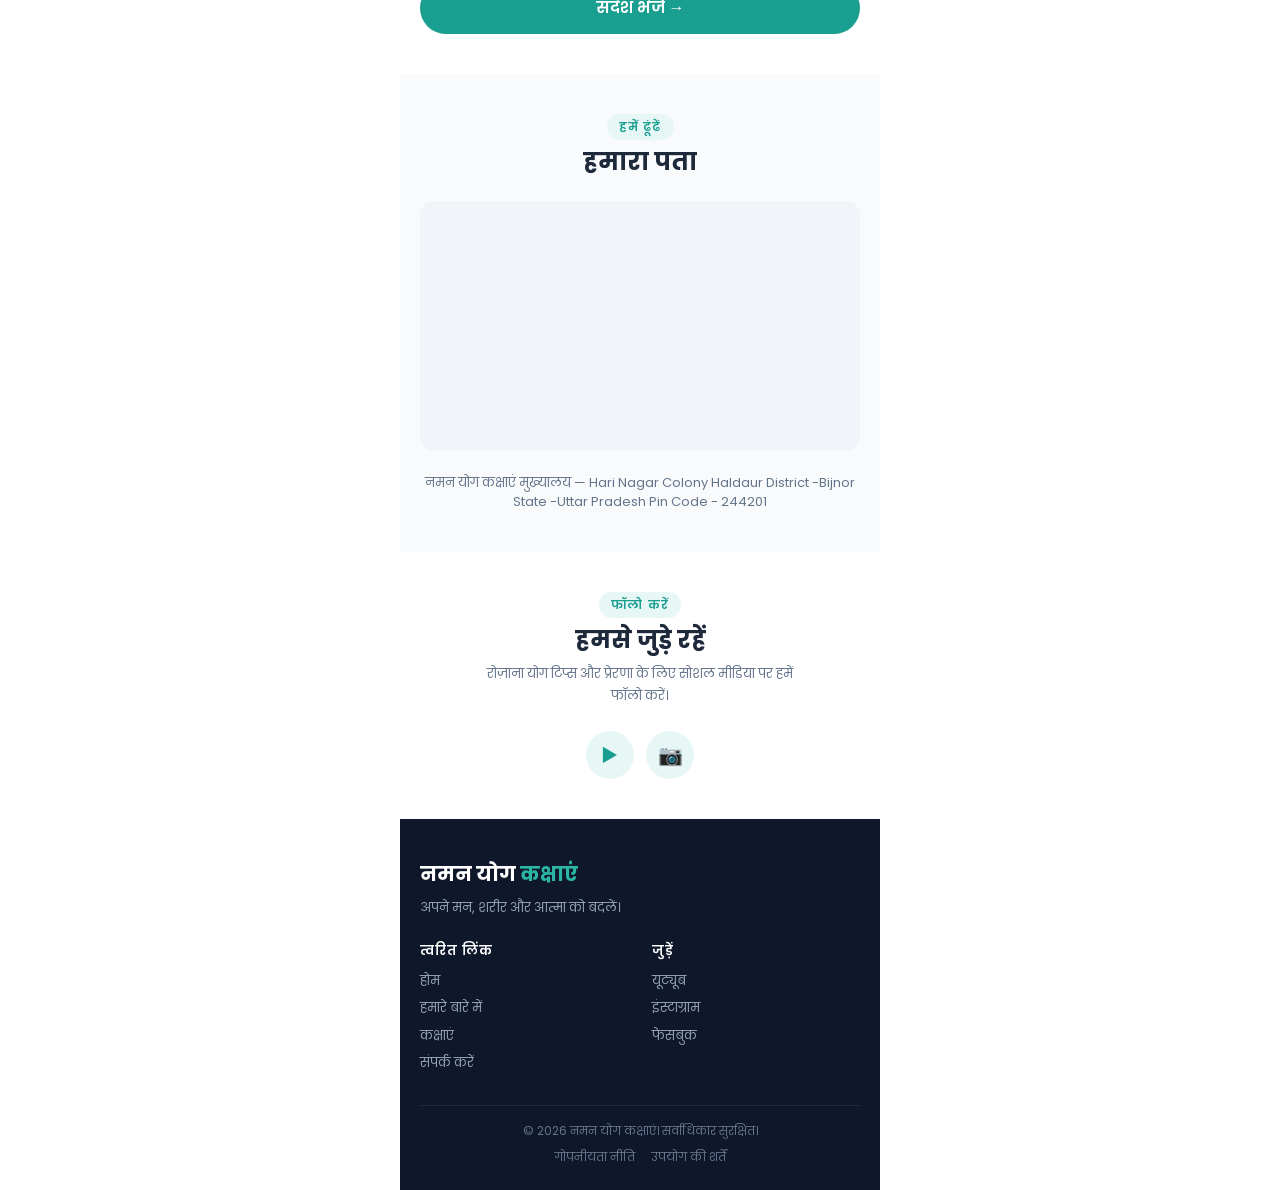
<file: contact.html>
<!DOCTYPE html>
<html lang="hi">
<head>
  <meta charset="UTF-8">
  <meta name="viewport" content="width=device-width, initial-scale=1.0, maximum-scale=1.0, user-scalable=no">
  <title>संपर्क करें — नमन योग कक्षाएं | हमसे जुड़ें</title>
  <meta name="description" content="मुफ्त योग कक्षाओं, स्वास्थ्य सहायता और अन्य जानकारी के लिए नमन योग कक्षाएं से संपर्क करें। हमें आपसे सुनकर खुशी होगी।">
  <link rel="icon" href="data:image/svg+xml,<svg xmlns='http://www.w3.org/2000/svg' viewBox='0 0 32 32'><text y='28' font-size='28'>🧘</text></svg>">

  <link rel="stylesheet" href="css/reset.css">
  <link rel="stylesheet" href="css/variables.css">
  <link rel="stylesheet" href="css/global.css">
  <link rel="stylesheet" href="css/components.css">
  <link rel="stylesheet" href="css/nav.css">
  <link rel="stylesheet" href="css/footer.css">
  <link rel="stylesheet" href="css/contact.css">
</head>
<body>

  <!-- Navigation -->
  <nav class="nav" id="main-nav">
    <div class="nav__inner">
      <a href="index.html" class="nav__brand">
        <span class="nav__name">नमन योग <span>कक्षाएं</span></span>
      </a>
      <div class="nav__search">
        <span class="nav__search-icon">🔍</span>
        <input type="text" class="nav__search-input" placeholder="खोजें..." id="search-input">
      </div>
      <button class="nav__toggle" id="nav-toggle" aria-label="मेन्यू खोलें">
        <span class="nav__toggle-bar"></span>
        <span class="nav__toggle-bar"></span>
        <span class="nav__toggle-bar"></span>
      </button>
    </div>
  </nav>

  <div class="nav__overlay" id="nav-overlay"></div>
  <div class="nav__drawer" id="nav-drawer">
    <div class="nav__drawer-header">
      <div class="nav__drawer-brand">नमन योग <span>कक्षाएं</span></div>
    </div>
    <div class="nav__links">
      <a href="index.html" class="nav__link"><span class="nav__link-icon">🏠</span> होम</a>
      <a href="about.html" class="nav__link"><span class="nav__link-icon">📖</span> हमारे बारे में</a>
      <a href="classes.html" class="nav__link"><span class="nav__link-icon">🧘</span> कक्षाएं</a>
      <a href="contact.html" class="nav__link active"><span class="nav__link-icon">📞</span> संपर्क करें</a>
    </div>
    <div class="nav__drawer-cta">
      <a href="#contact-form" class="btn btn--primary btn--full btn--pill">संदेश भेजें</a>
    </div>
  </div>

  <!-- Hero -->
  <section class="contact-hero">
    <div class="contact-hero__label">📞 हमसे जुड़ें</div>
    <h1 class="contact-hero__title">संपर्क करें</h1>
    <p class="contact-hero__subtitle">कोई सवाल है? हमें आपसे सुनकर खुशी होगी। हमें संदेश भेजें, हम 24 घंटे के भीतर उत्तर देंगे।</p>
  </section>

  <!-- Contact Info Cards -->
  <section class="section">
    <div class="contact-info-grid stagger-children">
      <div class="contact-info-card animate-on-scroll">
        <div class="contact-info-card__icon">📞</div>
        <div class="contact-info-card__label">फ़ोन</div>
        <div class="contact-info-card__value">8126012198</div>
      </div>
      <div class="contact-info-card animate-on-scroll">
        <div class="contact-info-card__icon">✉️</div>
        <div class="contact-info-card__label">ईमेल</div>
        <div class="contact-info-card__value">naman21071993@gmail.com</div>
      </div>
      <div class="contact-info-card animate-on-scroll">
        <div class="contact-info-card__icon">📍</div>
        <div class="contact-info-card__label">पता</div>
        <div class="contact-info-card__value">Branch-  NO-9-A PKT-2 KONDLI GHAROLI DELHI 110096 INDIA </div>
        <div class="contact-info-card__value">Reg Office-  Hari Nagar Colony Haldaur District -Bijnor State -Uttar Pradesh Pin Code - 244201  </div>
      </div>
      <div class="contact-info-card animate-on-scroll">
        <div class="contact-info-card__icon">🕐</div>
        <div class="contact-info-card__label">समय</div>
        <div class="contact-info-card__value">सोम–शनि, सुबह 6 – रात 8 बजे</div>
      </div>
    </div>
  </section>

  <!-- Contact Form -->
  <section class="section contact-form-section" id="contact-form">
    <div class="section-header">
      <span class="section-label">हमें लिखें</span>
      <h2 class="section-title">संदेश भेजें</h2>
      <p class="section-subtitle">नीचे दिया गया फ़ॉर्म भरें, हमारी टीम जल्द ही आपसे संपर्क करेगी।</p>
    </div>

    <form class="contact-form" id="contactForm" novalidate>
      <div class="form-group">
        <label for="contact-name" class="form-label">पूरा नाम *</label>
        <input type="text" id="contact-name" class="form-input" placeholder="अपना पूरा नाम लिखें" required>
        <div class="form-error" id="error-name"></div>
      </div>

      <div class="form-group">
        <label for="contact-email" class="form-label">ईमेल पता *</label>
        <input type="email" id="contact-email" class="form-input" placeholder="your@email.com" required>
        <div class="form-error" id="error-email"></div>
      </div>

      <div class="form-group">
        <label for="contact-phone" class="form-label">फ़ोन नंबर</label>
        <input type="tel" id="contact-phone" class="form-input" placeholder="+91 XXXXX XXXXX">
      </div>

      <div class="form-group">
        <label for="contact-subject" class="form-label">विषय *</label>
        <input type="text" id="contact-subject" class="form-input" placeholder="यह संदेश किस बारे में है?" required>
        <div class="form-error" id="error-subject"></div>
      </div>

      <div class="form-group">
        <label for="contact-message" class="form-label">संदेश *</label>
        <textarea id="contact-message" class="form-input form-input--textarea" placeholder="अपने प्रश्न के बारे में विस्तार से बताएं..." required></textarea>
        <div class="form-error" id="error-message"></div>
      </div>

      <button type="submit" class="btn btn--primary btn--full btn--pill btn--lg" id="submit-btn">
        संदेश भेजें →
      </button>
    </form>

    <div class="form-success" id="formSuccess">
      <div class="form-success__icon">✅</div>
      <h3 class="form-success__title">संदेश भेज दिया गया!</h3>
      <p class="form-success__text">हमसे संपर्क करने के लिए धन्यवाद। हमारी टीम 24 घंटे के भीतर आपसे संपर्क करेगी। नमस्ते! 🙏</p>
    </div>
  </section>

  <!-- Map -->
  <section class="section section--gray">
    <div class="section-header">
      <span class="section-label">हमें ढूंढें</span>
      <h2 class="section-title">हमारा पता</h2>
    </div>
    <iframe
      class="contact-map"
      src="https://www.google.com/maps/embed?pb=!1m18!1m12!1m3!1d3456.789!2d78.3178!3d30.1258!2m3!1f0!2f0!3f0!3m2!1i1024!2i768!4f13.1!3m3!1m2!1s0x3909a0c1520e67a1%3A0x7c3c29fed87e2bfb!2sLaxman%20Jhula%2C%20Rishikesh%2C%20Uttarakhand!5e0!3m2!1sen!2sin!4v1700000000000!5m2!1sen!2sin"
      width="100%"
      height="250"
      style="border:0;"
      allowfullscreen=""
      loading="lazy"
      referrerpolicy="no-referrer-when-downgrade"
      title="नमन योग कक्षाएं का स्थान — ऋषिकेश, उत्तराखंड">
    </iframe>
    <p class="text-center text-muted mt-4" style="font-size: var(--font-size-sm);">
      नमन योग कक्षाएं मुख्यालय — Hari Nagar Colony Haldaur District -Bijnor State -Uttar Pradesh Pin Code - 244201
    </p>
  </section>

  <!-- Social -->
  <section class="section">
    <div class="section-header">
      <span class="section-label">फॉलो करें</span>
      <h2 class="section-title">हमसे जुड़े रहें</h2>
      <p class="section-subtitle">रोज़ाना योग टिप्स और प्रेरणा के लिए सोशल मीडिया पर हमें फॉलो करें।</p>
    </div>
    <div class="contact-social">
      <a href="https://www.youtube.com/@yogwithnaman93" class="contact-social__link" aria-label="यूट्यूब">▶</a>
      <a href="https://www.instagram.com/namanyogi2025?igsh=bjhqNmUzcmp2czFi" class="contact-social__link" aria-label="इंस्टाग्राम">📷</a>
    </div>
  </section>

  <!-- Footer -->
  <footer class="footer">
    <div class="footer__brand">
      <div class="footer__logo">नमन योग <span>कक्षाएं</span></div>
      <p class="footer__tagline">अपने मन, शरीर और आत्मा को बदलें।</p>
    </div>
    <div class="footer__grid">
      <div>
        <h3 class="footer__heading">त्वरित लिंक</h3>
        <div class="footer__links">
          <a href="index.html" class="footer__link">होम</a>
          <a href="about.html" class="footer__link">हमारे बारे में</a>
          <a href="classes.html" class="footer__link">कक्षाएं</a>
          <a href="contact.html" class="footer__link">संपर्क करें</a>
        </div>
      </div>
      <div>
        <h3 class="footer__heading">जुड़ें</h3>
        <div class="footer__links">
          <a href="#" class="footer__link">यूट्यूब</a>
          <a href="#" class="footer__link">इंस्टाग्राम</a>
          <a href="#" class="footer__link">फेसबुक</a>
        </div>
      </div>
    </div>
    <div class="footer__divider"></div>
    <div class="footer__bottom">
      <p class="footer__copyright">© 2026 नमन योग कक्षाएं। सर्वाधिकार सुरक्षित।</p>
      <div class="footer__legal">
        <a href="#" class="footer__legal-link">गोपनीयता नीति</a>
        <a href="#" class="footer__legal-link">उपयोग की शर्तें</a>
      </div>
    </div>
  </footer>

  <script src="js/main.js"></script>
  <script src="js/contact-form.js"></script>
</body>
</html>
</file>
<file: css/variables.css>
/* ============================================
   Design Tokens — CSS Custom Properties
   ============================================ */

:root {
  /* ---- Colors ---- */
  --color-primary:        #1A9E8F;
  --color-primary-dark:   #157A6E;
  --color-primary-light:  #2BB5A5;
  --color-primary-bg:     #E6F7F5;
  --color-primary-subtle: #F0FAF8;

  --color-accent:         #F97316;
  --color-accent-dark:    #EA580C;
  --color-accent-light:   #FB923C;
  --color-accent-bg:      #FFF7ED;

  --color-white:          #FFFFFF;
  --color-black:          #0F172A;

  --color-gray-50:        #F8FAFC;
  --color-gray-100:       #F1F5F9;
  --color-gray-200:       #E2E8F0;
  --color-gray-300:       #CBD5E1;
  --color-gray-400:       #94A3B8;
  --color-gray-500:       #64748B;
  --color-gray-600:       #475569;
  --color-gray-700:       #334155;
  --color-gray-800:       #1E293B;
  --color-gray-900:       #0F172A;

  --color-success:        #22C55E;
  --color-warning:        #EAB308;
  --color-error:          #EF4444;
  --color-info:           #3B82F6;

  /* ---- Surfaces ---- */
  --surface-page:         var(--color-white);
  --surface-card:         var(--color-white);
  --surface-elevated:     var(--color-gray-50);
  --surface-tinted:       var(--color-primary-subtle);

  /* ---- Text ---- */
  --text-primary:         var(--color-gray-800);
  --text-secondary:       var(--color-gray-500);
  --text-muted:           var(--color-gray-400);
  --text-on-primary:      var(--color-white);
  --text-on-accent:       var(--color-white);

  /* ---- Typography ---- */
  --font-family:          'Poppins', -apple-system, BlinkMacSystemFont, 'Segoe UI', sans-serif;
  --font-size-xs:         0.75rem;   /* 12px */
  --font-size-sm:         0.8125rem; /* 13px */
  --font-size-base:       0.875rem;  /* 14px */
  --font-size-md:         1rem;      /* 16px */
  --font-size-lg:         1.125rem;  /* 18px */
  --font-size-xl:         1.25rem;   /* 20px */
  --font-size-2xl:        1.5rem;    /* 24px */
  --font-size-3xl:        1.875rem;  /* 30px */
  --font-size-4xl:        2.25rem;   /* 36px */

  --font-weight-regular:  400;
  --font-weight-medium:   500;
  --font-weight-semibold: 600;
  --font-weight-bold:     700;
  --font-weight-extrabold:800;

  --line-height-tight:    1.2;
  --line-height-normal:   1.5;
  --line-height-relaxed:  1.7;

  /* ---- Spacing ---- */
  --space-1:  0.25rem;  /* 4px */
  --space-2:  0.5rem;   /* 8px */
  --space-3:  0.75rem;  /* 12px */
  --space-4:  1rem;     /* 16px */
  --space-5:  1.25rem;  /* 20px */
  --space-6:  1.5rem;   /* 24px */
  --space-8:  2rem;     /* 32px */
  --space-10: 2.5rem;   /* 40px */
  --space-12: 3rem;     /* 48px */
  --space-16: 4rem;     /* 64px */
  --space-20: 5rem;     /* 80px */

  /* ---- Layout ---- */
  --container-padding:    var(--space-5);
  --section-gap:          var(--space-12);

  /* ---- Border Radius ---- */
  --radius-sm:   6px;
  --radius-md:   10px;
  --radius-lg:   14px;
  --radius-xl:   20px;
  --radius-full: 9999px;

  /* ---- Shadows ---- */
  --shadow-xs:   0 1px 2px rgba(0,0,0,0.04);
  --shadow-sm:   0 2px 6px rgba(0,0,0,0.06);
  --shadow-md:   0 4px 12px rgba(0,0,0,0.08);
  --shadow-lg:   0 8px 24px rgba(0,0,0,0.10);
  --shadow-xl:   0 16px 40px rgba(0,0,0,0.12);
  --shadow-card: 0 2px 8px rgba(26,158,143,0.08);
  --shadow-glow: 0 0 20px rgba(26,158,143,0.15);

  /* ---- Transitions ---- */
  --transition-fast:   150ms ease;
  --transition-base:   250ms ease;
  --transition-slow:   400ms ease;
  --transition-spring: 350ms cubic-bezier(0.34,1.56,0.64,1);

  /* ---- Z-Index ---- */
  --z-dropdown:  100;
  --z-sticky:    200;
  --z-overlay:   300;
  --z-modal:     400;
  --z-toast:     500;
}
</file>
<file: css/global.css>
/* ============================================
   Global Styles — Typography, Layout, Utilities
   ============================================ */

@import url('https://fonts.googleapis.com/css2?family=Poppins:wght@300;400;500;600;700;800&display=swap');

body {
  font-family: var(--font-family);
  font-size: var(--font-size-base);
  font-weight: var(--font-weight-regular);
  color: var(--text-primary);
  background-color: var(--surface-page);
  line-height: var(--line-height-normal);
  max-width: 480px;
  margin: 0 auto;
  overflow-x: hidden;
  position: relative;
}

/* Typography */
.heading-1 { font-size: var(--font-size-3xl); font-weight: var(--font-weight-bold); line-height: var(--line-height-tight); }
.heading-2 { font-size: var(--font-size-2xl); font-weight: var(--font-weight-bold); line-height: var(--line-height-tight); }
.heading-3 { font-size: var(--font-size-xl); font-weight: var(--font-weight-semibold); }
.heading-4 { font-size: var(--font-size-lg); font-weight: var(--font-weight-semibold); }
.body-lg { font-size: var(--font-size-md); line-height: var(--line-height-relaxed); }
.body-sm { font-size: var(--font-size-sm); }
.text-xs { font-size: var(--font-size-xs); }
.text-muted { color: var(--text-secondary); }
.text-accent { color: var(--color-accent); }
.text-primary-color { color: var(--color-primary); }
.text-center { text-align: center; }
.text-bold { font-weight: var(--font-weight-bold); }

/* Section Containers */
.section { padding: var(--space-10) var(--container-padding); }
.section--tinted { background-color: var(--surface-tinted); }
.section--primary { background-color: var(--color-primary); color: var(--text-on-primary); }
.section--accent { background: linear-gradient(135deg, var(--color-accent), var(--color-accent-dark)); color: var(--text-on-accent); }
.section--gray { background-color: var(--color-gray-50); }

/* Section Header */
.section-header { margin-bottom: var(--space-6); text-align: center; }
.section-label {
  display: inline-block; font-size: var(--font-size-xs); font-weight: var(--font-weight-semibold);
  text-transform: uppercase; letter-spacing: 0.1em; color: var(--color-primary);
  background: var(--color-primary-bg); padding: var(--space-1) var(--space-3);
  border-radius: var(--radius-full); margin-bottom: var(--space-2);
}
.section-title { font-size: var(--font-size-2xl); font-weight: var(--font-weight-bold); color: var(--text-primary); margin-bottom: var(--space-2); line-height: var(--line-height-tight); }
.section-subtitle { font-size: var(--font-size-sm); color: var(--text-secondary); max-width: 320px; margin: 0 auto; line-height: var(--line-height-relaxed); }

/* Flex Utilities */
.flex { display: flex; }
.flex-col { flex-direction: column; }
.flex-wrap { flex-wrap: wrap; }
.items-center { align-items: center; }
.justify-center { justify-content: center; }
.justify-between { justify-content: space-between; }
.gap-2 { gap: var(--space-2); }
.gap-3 { gap: var(--space-3); }
.gap-4 { gap: var(--space-4); }
.gap-6 { gap: var(--space-6); }
.gap-8 { gap: var(--space-8); }

/* Spacing */
.mt-2 { margin-top: var(--space-2); }
.mt-4 { margin-top: var(--space-4); }
.mt-6 { margin-top: var(--space-6); }
.mb-2 { margin-bottom: var(--space-2); }
.mb-4 { margin-bottom: var(--space-4); }
.mb-6 { margin-bottom: var(--space-6); }
.w-full { width: 100%; }

/* Border Radius */
.rounded-md { border-radius: var(--radius-md); }
.rounded-lg { border-radius: var(--radius-lg); }
.rounded-xl { border-radius: var(--radius-xl); }
.rounded-full { border-radius: var(--radius-full); }

/* Scroll Animations */
.animate-on-scroll {
  opacity: 0; transform: translateY(24px);
  transition: opacity var(--transition-slow), transform var(--transition-slow);
}
.animate-on-scroll.is-visible { opacity: 1; transform: translateY(0); }
.animate-scale-in { opacity: 0; transform: scale(0.92); transition: opacity var(--transition-slow), transform var(--transition-spring); }
.animate-scale-in.is-visible { opacity: 1; transform: scale(1); }

.stagger-children > *:nth-child(1) { transition-delay: 0ms; }
.stagger-children > *:nth-child(2) { transition-delay: 80ms; }
.stagger-children > *:nth-child(3) { transition-delay: 160ms; }
.stagger-children > *:nth-child(4) { transition-delay: 240ms; }

.divider { width: 48px; height: 3px; background: linear-gradient(90deg, var(--color-primary), var(--color-primary-light)); border-radius: var(--radius-full); margin: var(--space-3) auto; }
.sr-only { position: absolute; width: 1px; height: 1px; padding: 0; margin: -1px; overflow: hidden; clip: rect(0,0,0,0); white-space: nowrap; border: 0; }
</file>
<file: css/components.css>
/* ============================================
   Reusable Components
   ============================================ */

/* ---- Buttons ---- */
.btn {
  display: inline-flex; align-items: center; justify-content: center; gap: var(--space-2);
  padding: 12px 24px; font-size: var(--font-size-base); font-weight: var(--font-weight-semibold);
  border-radius: var(--radius-md); transition: all var(--transition-base);
  cursor: pointer; border: none; white-space: nowrap; text-align: center;
}
.btn--primary { background: var(--color-primary); color: var(--text-on-primary); }
.btn--primary:hover { background: var(--color-primary-dark); transform: translateY(-1px); box-shadow: var(--shadow-md); }
.btn--accent { background: var(--color-accent); color: var(--text-on-accent); }
.btn--accent:hover { background: var(--color-accent-dark); transform: translateY(-1px); box-shadow: var(--shadow-md); }
.btn--outline { background: transparent; color: var(--color-primary); border: 2px solid var(--color-primary); }
.btn--outline:hover { background: var(--color-primary); color: var(--text-on-primary); }
.btn--white { background: var(--color-white); color: var(--color-primary); }
.btn--white:hover { background: var(--color-gray-100); transform: translateY(-1px); }
.btn--pill { border-radius: var(--radius-full); }
.btn--sm { padding: 8px 16px; font-size: var(--font-size-sm); }
.btn--lg { padding: 14px 28px; font-size: var(--font-size-md); }
.btn--full { width: 100%; }
.btn--icon { width: 44px; height: 44px; padding: 0; border-radius: var(--radius-full); }

/* ---- Cards ---- */
.card {
  background: var(--surface-card); border-radius: var(--radius-lg);
  box-shadow: var(--shadow-sm); overflow: hidden; transition: all var(--transition-base);
}
.card:hover { box-shadow: var(--shadow-md); transform: translateY(-2px); }
.card__image { width: 100%; height: 180px; object-fit: cover; }
.card__body { padding: var(--space-4); }
.card__title { font-size: var(--font-size-md); font-weight: var(--font-weight-semibold); margin-bottom: var(--space-1); }
.card__text { font-size: var(--font-size-sm); color: var(--text-secondary); line-height: var(--line-height-relaxed); }
.card--bordered { box-shadow: none; border: 1px solid var(--color-gray-200); }
.card--flat { box-shadow: none; }

/* ---- Badges ---- */
.badge {
  display: inline-flex; align-items: center; padding: 4px 10px;
  font-size: var(--font-size-xs); font-weight: var(--font-weight-semibold);
  border-radius: var(--radius-full); letter-spacing: 0.02em;
}
.badge--primary { background: var(--color-primary-bg); color: var(--color-primary); }
.badge--accent { background: var(--color-accent-bg); color: var(--color-accent); }
.badge--success { background: #DCFCE7; color: #16A34A; }

/* ---- Stat Card ---- */
.stat-card {
  text-align: center; padding: var(--space-4);
  background: var(--surface-card); border-radius: var(--radius-lg); box-shadow: var(--shadow-sm);
}
.stat-card__number { font-size: var(--font-size-2xl); font-weight: var(--font-weight-extrabold); color: var(--color-primary); }
.stat-card__label { font-size: var(--font-size-xs); color: var(--text-secondary); margin-top: var(--space-1); }

/* ---- Testimonial Card ---- */
.testimonial-card {
  background: var(--surface-card); border-radius: var(--radius-lg);
  padding: var(--space-6); box-shadow: var(--shadow-sm); border: 1px solid var(--color-gray-100);
}
.testimonial-card__header { display: flex; align-items: center; gap: var(--space-3); margin-bottom: var(--space-4); }
.testimonial-card__avatar { width: 48px; height: 48px; border-radius: var(--radius-full); object-fit: cover; }
.testimonial-card__name { font-weight: var(--font-weight-semibold); font-size: var(--font-size-base); }
.testimonial-card__role { font-size: var(--font-size-xs); color: var(--text-secondary); }
.testimonial-card__stars { display: flex; gap: 2px; color: var(--color-warning); margin-bottom: var(--space-3); }
.testimonial-card__quote { font-size: var(--font-size-sm); color: var(--text-secondary); line-height: var(--line-height-relaxed); font-style: italic; }

/* ---- Benefit Row ---- */
.benefit-row {
  display: flex; align-items: flex-start; gap: var(--space-3); padding: var(--space-3) 0;
}
.benefit-row__icon {
  width: 36px; height: 36px; min-width: 36px; border-radius: var(--radius-full);
  background: var(--color-primary-bg); color: var(--color-primary);
  display: flex; align-items: center; justify-content: center; font-size: 16px;
}
.benefit-row__content { flex: 1; }
.benefit-row__title { font-weight: var(--font-weight-semibold); font-size: var(--font-size-base); margin-bottom: 2px; }
.benefit-row__text { font-size: var(--font-size-sm); color: var(--text-secondary); }

/* ---- Filter Pills ---- */
.filter-pills {
  display: flex; gap: var(--space-2); overflow-x: auto; padding-bottom: var(--space-2);
  -webkit-overflow-scrolling: touch; scrollbar-width: none;
}
.filter-pills::-webkit-scrollbar { display: none; }
.filter-pill {
  padding: 8px 18px; font-size: var(--font-size-sm); font-weight: var(--font-weight-medium);
  border-radius: var(--radius-full); border: 1.5px solid var(--color-gray-200);
  background: var(--color-white); color: var(--text-secondary); white-space: nowrap;
  cursor: pointer; transition: all var(--transition-fast);
}
.filter-pill:hover { border-color: var(--color-primary); color: var(--color-primary); }
.filter-pill.active { background: var(--color-primary); color: var(--text-on-primary); border-color: var(--color-primary); }

/* ---- Accordion ---- */
.accordion-item { border-bottom: 1px solid var(--color-gray-200); }
.accordion-trigger {
  width: 100%; display: flex; justify-content: space-between; align-items: center;
  padding: var(--space-4) 0; font-size: var(--font-size-base); font-weight: var(--font-weight-medium);
  text-align: left; cursor: pointer; transition: color var(--transition-fast);
}
.accordion-trigger:hover { color: var(--color-primary); }
.accordion-trigger__icon { transition: transform var(--transition-base); font-size: 18px; }
.accordion-item.open .accordion-trigger__icon { transform: rotate(180deg); }
.accordion-content {
  max-height: 0; overflow: hidden; transition: max-height var(--transition-base);
}
.accordion-item.open .accordion-content { max-height: 500px; }
.accordion-content__inner { padding-bottom: var(--space-4); font-size: var(--font-size-sm); color: var(--text-secondary); line-height: var(--line-height-relaxed); }

/* ---- Media Logo Bar ---- */
.media-logos {
  display: flex; gap: var(--space-4); align-items: center; justify-content: center;
  flex-wrap: wrap; opacity: 0.7;
}
.media-logos img { height: 24px; object-fit: contain; filter: grayscale(100%); transition: filter var(--transition-base); }
.media-logos img:hover { filter: grayscale(0%); }

/* ---- Icon Circle ---- */
.icon-circle {
  width: 56px; height: 56px; border-radius: var(--radius-full);
  display: flex; align-items: center; justify-content: center;
  font-size: 24px;
}
.icon-circle--primary { background: var(--color-primary-bg); color: var(--color-primary); }
.icon-circle--accent { background: var(--color-accent-bg); color: var(--color-accent); }

/* ---- Form Inputs ---- */
.form-group { margin-bottom: var(--space-4); }
.form-label { display: block; font-size: var(--font-size-sm); font-weight: var(--font-weight-medium); margin-bottom: var(--space-2); color: var(--text-primary); }
.form-input {
  width: 100%; padding: 12px 16px; font-size: var(--font-size-base); border: 1.5px solid var(--color-gray-200);
  border-radius: var(--radius-md); background: var(--color-white); transition: border-color var(--transition-fast);
}
.form-input:focus { border-color: var(--color-primary); box-shadow: 0 0 0 3px rgba(26,158,143,0.1); }
.form-input--textarea { min-height: 120px; resize: vertical; }
.form-input.error { border-color: var(--color-error); }
.form-error { font-size: var(--font-size-xs); color: var(--color-error); margin-top: var(--space-1); }
</file>
<file: css/nav.css>
/* ============================================
   Mobile Navigation — Hamburger + Slide Drawer
   ============================================ */

.nav {
  position: sticky;
  top: 0;
  z-index: var(--z-sticky);
  background: var(--color-white);
  border-bottom: 1px solid var(--color-gray-100);
  padding: var(--space-3) var(--container-padding);
}

.nav__inner {
  display: flex;
  align-items: center;
  justify-content: space-between;
  gap: var(--space-3);
}

.nav__brand {
  display: flex;
  align-items: center;
  gap: var(--space-2);
}

.nav__logo {
  width: 32px;
  height: 32px;
}

.nav__name {
  font-size: var(--font-size-md);
  font-weight: var(--font-weight-bold);
  color: var(--color-primary);
  letter-spacing: -0.01em;
}

.nav__name span {
  color: var(--color-accent);
}

/* Hamburger Button */
.nav__toggle {
  width: 40px;
  height: 40px;
  display: flex;
  flex-direction: column;
  align-items: center;
  justify-content: center;
  gap: 5px;
  cursor: pointer;
  z-index: calc(var(--z-modal) + 1);
}

.nav__toggle-bar {
  width: 22px;
  height: 2px;
  background: var(--text-primary);
  border-radius: 2px;
  transition: all var(--transition-base);
}

.nav__toggle.active .nav__toggle-bar:nth-child(1) {
  transform: translateY(7px) rotate(45deg);
}

.nav__toggle.active .nav__toggle-bar:nth-child(2) {
  opacity: 0;
}

.nav__toggle.active .nav__toggle-bar:nth-child(3) {
  transform: translateY(-7px) rotate(-45deg);
}

/* Search */
.nav__search {
  flex: 1;
  position: relative;
}

.nav__search-input {
  width: 100%;
  padding: 8px 12px 8px 36px;
  font-size: var(--font-size-sm);
  border: 1.5px solid var(--color-gray-200);
  border-radius: var(--radius-full);
  background: var(--color-gray-50);
  transition: border-color var(--transition-fast);
}

.nav__search-input:focus {
  border-color: var(--color-primary);
  background: var(--color-white);
}

.nav__search-icon {
  position: absolute;
  left: 12px;
  top: 50%;
  transform: translateY(-50%);
  color: var(--text-muted);
  font-size: 14px;
}

/* Slide Drawer Overlay */
.nav__overlay {
  position: fixed;
  top: 0;
  left: 0;
  width: 100%;
  height: 100%;
  background: rgba(0, 0, 0, 0.5);
  opacity: 0;
  visibility: hidden;
  transition: all var(--transition-base);
  z-index: var(--z-overlay);
}

.nav__overlay.active {
  opacity: 1;
  visibility: visible;
}

/* Slide Drawer */
.nav__drawer {
  position: fixed;
  top: 0;
  right: -100%;
  width: 80%;
  max-width: 320px;
  height: 100%;
  background: var(--color-white);
  z-index: var(--z-modal);
  transition: right var(--transition-base);
  padding: var(--space-16) var(--space-6) var(--space-6);
  overflow-y: auto;
  box-shadow: var(--shadow-xl);
}

.nav__drawer.active {
  right: 0;
}

.nav__drawer-header {
  margin-bottom: var(--space-8);
  padding-bottom: var(--space-4);
  border-bottom: 1px solid var(--color-gray-100);
}

.nav__drawer-brand {
  font-size: var(--font-size-xl);
  font-weight: var(--font-weight-bold);
  color: var(--color-primary);
}

.nav__drawer-brand span {
  color: var(--color-accent);
}

.nav__links {
  display: flex;
  flex-direction: column;
  gap: var(--space-1);
}

.nav__link {
  display: flex;
  align-items: center;
  gap: var(--space-3);
  padding: var(--space-3) var(--space-4);
  font-size: var(--font-size-base);
  font-weight: var(--font-weight-medium);
  color: var(--text-primary);
  border-radius: var(--radius-md);
  transition: all var(--transition-fast);
}

.nav__link:hover,
.nav__link.active {
  background: var(--color-primary-bg);
  color: var(--color-primary);
}

.nav__link-icon {
  width: 20px;
  text-align: center;
  font-size: 16px;
}

.nav__drawer-cta {
  margin-top: var(--space-8);
  padding-top: var(--space-6);
  border-top: 1px solid var(--color-gray-100);
}
</file>
<file: css/footer.css>
/* ============================================
   Footer
   ============================================ */

.footer {
  background: var(--color-gray-900);
  color: var(--color-gray-300);
  padding: var(--space-10) var(--container-padding) var(--space-6);
}

.footer__brand {
  margin-bottom: var(--space-6);
}

.footer__logo {
  font-size: var(--font-size-xl);
  font-weight: var(--font-weight-bold);
  color: var(--color-white);
  margin-bottom: var(--space-2);
}

.footer__logo span {
  color: var(--color-primary-light);
}

.footer__tagline {
  font-size: var(--font-size-sm);
  color: var(--color-gray-400);
  line-height: var(--line-height-relaxed);
  max-width: 280px;
}

.footer__grid {
  display: grid;
  grid-template-columns: 1fr 1fr;
  gap: var(--space-6);
  margin-bottom: var(--space-8);
}

.footer__heading {
  font-size: var(--font-size-sm);
  font-weight: var(--font-weight-semibold);
  color: var(--color-white);
  text-transform: uppercase;
  letter-spacing: 0.08em;
  margin-bottom: var(--space-3);
}

.footer__links {
  display: flex;
  flex-direction: column;
  gap: var(--space-2);
}

.footer__link {
  font-size: var(--font-size-sm);
  color: var(--color-gray-400);
  transition: color var(--transition-fast);
}

.footer__link:hover {
  color: var(--color-primary-light);
}

.footer__social {
  display: flex;
  gap: var(--space-3);
  margin-bottom: var(--space-8);
}

.footer__social-link {
  width: 40px;
  height: 40px;
  border-radius: var(--radius-full);
  background: rgba(255, 255, 255, 0.08);
  display: flex;
  align-items: center;
  justify-content: center;
  color: var(--color-gray-400);
  font-size: 16px;
  transition: all var(--transition-fast);
}

.footer__social-link:hover {
  background: var(--color-primary);
  color: var(--color-white);
  transform: translateY(-2px);
}

.footer__divider {
  height: 1px;
  background: rgba(255, 255, 255, 0.08);
  margin-bottom: var(--space-4);
}

.footer__bottom {
  display: flex;
  flex-direction: column;
  align-items: center;
  gap: var(--space-2);
  text-align: center;
}

.footer__copyright {
  font-size: var(--font-size-xs);
  color: var(--color-gray-500);
}

.footer__legal {
  display: flex;
  gap: var(--space-4);
}

.footer__legal-link {
  font-size: var(--font-size-xs);
  color: var(--color-gray-500);
  transition: color var(--transition-fast);
}

.footer__legal-link:hover {
  color: var(--color-primary-light);
}
</file>
<file: css/home.css>
/* ============================================
   Home / Landing Page Styles
   ============================================ */

/* ---- Hero Section ---- */
.hero {
  background: linear-gradient(135deg, #1A9E8F 0%, #0D7A6E 50%, #0A6B5F 100%);
  color: var(--color-white);
  padding: var(--space-10) var(--container-padding) var(--space-8);
  position: relative;
  overflow: hidden;
  text-align: center;
}

.hero::before {
  content: '';
  position: absolute;
  top: -50%;
  right: -30%;
  width: 300px;
  height: 300px;
  background: radial-gradient(circle, rgba(255,255,255,0.08) 0%, transparent 70%);
  border-radius: 50%;
}

.hero::after {
  content: '';
  position: absolute;
  bottom: -40%;
  left: -20%;
  width: 250px;
  height: 250px;
  background: radial-gradient(circle, rgba(255,255,255,0.05) 0%, transparent 70%);
  border-radius: 50%;
}

.hero__label {
  display: inline-block;
  font-size: var(--font-size-xs);
  font-weight: var(--font-weight-semibold);
  text-transform: uppercase;
  letter-spacing: 0.15em;
  background: rgba(255,255,255,0.15);
  padding: 4px 14px;
  border-radius: var(--radius-full);
  margin-bottom: var(--space-3);
  backdrop-filter: blur(4px);
}

.hero__title {
  font-size: var(--font-size-4xl);
  font-weight: var(--font-weight-extrabold);
  line-height: 1.1;
  margin-bottom: var(--space-4);
  text-shadow: 0 2px 8px rgba(0,0,0,0.15);
}

.hero__title span {
  display: block;
  font-size: var(--font-size-xl);
  font-weight: var(--font-weight-medium);
  opacity: 0.9;
  margin-bottom: var(--space-1);
}

.hero__cta {
  margin-bottom: var(--space-6);
}

.hero__image {
  width: 100%;
  max-width: 320px;
  margin: 0 auto;
  border-radius: var(--radius-xl);
  box-shadow: 0 8px 32px rgba(0,0,0,0.2);
  position: relative;
  z-index: 1;
}

/* ---- Quick Info Bar ---- */
.quick-info {
  padding: var(--space-6) var(--container-padding);
  text-align: center;
  background: var(--color-white);
}

.quick-info__name {
  font-size: var(--font-size-md);
  font-weight: var(--font-weight-bold);
  color: var(--color-primary);
  margin-bottom: var(--space-1);
}

.quick-info__tagline {
  font-size: var(--font-size-sm);
  color: var(--text-secondary);
}

/* ---- CTA Bar (Get Free Ebook) ---- */
.cta-bar {
  padding: var(--space-3) var(--container-padding);
  background: var(--color-primary-bg);
}

.cta-bar__btn {
  width: 100%;
  background: linear-gradient(135deg, var(--color-primary), var(--color-primary-dark));
  color: var(--color-white);
  padding: 12px;
  border-radius: var(--radius-md);
  font-weight: var(--font-weight-semibold);
  font-size: var(--font-size-sm);
  text-align: center;
  display: block;
  transition: all var(--transition-base);
  box-shadow: var(--shadow-sm);
}

.cta-bar__btn:hover {
  transform: translateY(-1px);
  box-shadow: var(--shadow-md);
}

/* ---- Quick Stats Row ---- */
.quick-stats {
  padding: var(--space-6) var(--container-padding);
  display: grid;
  grid-template-columns: repeat(4, 1fr);
  gap: var(--space-3);
  text-align: center;
}

.quick-stat {
  display: flex;
  flex-direction: column;
  align-items: center;
  gap: var(--space-2);
}

.quick-stat__icon {
  width: 48px;
  height: 48px;
  border-radius: var(--radius-full);
  background: var(--color-primary-bg);
  display: flex;
  align-items: center;
  justify-content: center;
  font-size: 20px;
  color: var(--color-primary);
  transition: all var(--transition-base);
}

.quick-stat:hover .quick-stat__icon {
  background: var(--color-primary);
  color: var(--color-white);
  transform: scale(1.08);
}

.quick-stat__label {
  font-size: 10px;
  font-weight: var(--font-weight-medium);
  color: var(--text-secondary);
  line-height: 1.3;
}

/* ---- Join My Batch ---- */
.join-batch {
  padding: var(--space-8) var(--container-padding);
  background: var(--color-gray-50);
}

.join-batch__tabs {
  display: flex;
  gap: var(--space-2);
  margin-bottom: var(--space-5);
  background: var(--color-white);
  padding: 4px;
  border-radius: var(--radius-full);
  box-shadow: var(--shadow-xs);
}

.join-batch__tab {
  flex: 1;
  padding: 10px;
  text-align: center;
  font-size: var(--font-size-sm);
  font-weight: var(--font-weight-medium);
  border-radius: var(--radius-full);
  cursor: pointer;
  transition: all var(--transition-fast);
  color: var(--text-secondary);
}

.join-batch__tab.active {
  background: var(--color-primary);
  color: var(--color-white);
  box-shadow: var(--shadow-sm);
}

.join-batch__content {
  display: none;
}

.join-batch__content.active {
  display: block;
  animation: fadeIn 0.3s ease;
}

@keyframes fadeIn {
  from { opacity: 0; transform: translateY(8px); }
  to { opacity: 1; transform: translateY(0); }
}

.batch-card {
  background: var(--color-white);
  border-radius: var(--radius-lg);
  padding: var(--space-4);
  margin-bottom: var(--space-3);
  box-shadow: var(--shadow-xs);
  display: flex;
  align-items: center;
  gap: var(--space-4);
  border-left: 3px solid var(--color-primary);
}

.batch-card__time {
  font-size: var(--font-size-lg);
  font-weight: var(--font-weight-bold);
  color: var(--color-primary);
  white-space: nowrap;
}

.batch-card__time span {
  display: block;
  font-size: var(--font-size-xs);
  color: var(--text-secondary);
  font-weight: var(--font-weight-regular);
}

.batch-card__info {
  flex: 1;
}

.batch-card__name {
  font-size: var(--font-size-sm);
  font-weight: var(--font-weight-semibold);
  margin-bottom: 2px;
}

.batch-card__detail {
  font-size: var(--font-size-xs);
  color: var(--text-secondary);
}

/* ---- Trust Section ---- */
.trust {
  padding: var(--space-8) var(--container-padding);
  text-align: center;
}

.trust__image {
  width: 100%;
  border-radius: var(--radius-xl);
  margin-top: var(--space-5);
  box-shadow: var(--shadow-lg);
}

/* ---- Big Stats ---- */
.big-stats {
  padding: var(--space-6) var(--container-padding);
  background: var(--color-primary-bg);
}

.big-stats__hero {
  text-align: center;
  padding: var(--space-6);
  background: linear-gradient(135deg, var(--color-primary), var(--color-primary-dark));
  border-radius: var(--radius-xl);
  color: var(--color-white);
  margin-bottom: var(--space-4);
  box-shadow: var(--shadow-glow);
}

.big-stats__number {
  font-size: var(--font-size-4xl);
  font-weight: var(--font-weight-extrabold);
  line-height: 1;
}

.big-stats__label {
  font-size: var(--font-size-sm);
  opacity: 0.9;
  margin-top: var(--space-1);
}

.big-stats__row {
  display: grid;
  grid-template-columns: 1fr 1fr;
  gap: var(--space-3);
}

/* ---- Reasons Section ---- */
.reasons {
  padding: var(--space-10) var(--container-padding);
}

.reasons__list {
  display: flex;
  flex-direction: column;
  gap: var(--space-2);
}

.reason-item {
  display: flex;
  align-items: flex-start;
  gap: var(--space-3);
  padding: var(--space-4);
  background: var(--color-white);
  border-radius: var(--radius-lg);
  border: 1px solid var(--color-gray-100);
  transition: all var(--transition-base);
}

.reason-item:hover {
  border-color: var(--color-primary-bg);
  box-shadow: var(--shadow-card);
  transform: translateX(4px);
}

.reason-item__icon {
  width: 40px;
  height: 40px;
  min-width: 40px;
  border-radius: var(--radius-md);
  background: var(--color-primary-bg);
  color: var(--color-primary);
  display: flex;
  align-items: center;
  justify-content: center;
  font-size: 18px;
}

.reason-item__title {
  font-size: var(--font-size-base);
  font-weight: var(--font-weight-semibold);
  margin-bottom: 2px;
}

.reason-item__text {
  font-size: var(--font-size-sm);
  color: var(--text-secondary);
  line-height: var(--line-height-relaxed);
}

/* ---- Meet Trainer ---- */
.trainer {
  padding: var(--space-10) var(--container-padding);
  background: var(--color-gray-50);
}

.trainer__card {
  text-align: center;
}

.trainer__image {
  width: 200px;
  height: 200px;
  border-radius: var(--radius-full);
  object-fit: cover;
  margin: 0 auto var(--space-5);
  border: 4px solid var(--color-primary-bg);
  box-shadow: var(--shadow-lg);
}

.trainer__name {
  font-size: var(--font-size-xl);
  font-weight: var(--font-weight-bold);
  margin-bottom: var(--space-1);
}

.trainer__credentials {
  font-size: var(--font-size-sm);
  color: var(--color-primary);
  font-weight: var(--font-weight-medium);
  margin-bottom: var(--space-4);
}

.trainer__bio {
  font-size: var(--font-size-sm);
  color: var(--text-secondary);
  line-height: var(--line-height-relaxed);
  text-align: left;
}

/* ---- User Stories / Testimonials ---- */
.stories {
  padding: var(--space-10) var(--container-padding);
}

/* ---- CTA Banner ---- */
.cta-banner {
  margin: 0 var(--container-padding);
  padding: var(--space-8) var(--space-6);
  background: linear-gradient(135deg, var(--color-accent) 0%, var(--color-accent-dark) 100%);
  border-radius: var(--radius-xl);
  text-align: center;
  color: var(--color-white);
  position: relative;
  overflow: hidden;
}

.cta-banner::before {
  content: '';
  position: absolute;
  top: -50%;
  right: -30%;
  width: 200px;
  height: 200px;
  background: radial-gradient(circle, rgba(255,255,255,0.1) 0%, transparent 70%);
  border-radius: 50%;
}

.cta-banner__title {
  font-size: var(--font-size-xl);
  font-weight: var(--font-weight-bold);
  margin-bottom: var(--space-2);
  position: relative;
  z-index: 1;
}

.cta-banner__text {
  font-size: var(--font-size-sm);
  opacity: 0.9;
  margin-bottom: var(--space-5);
  position: relative;
  z-index: 1;
}

/* ---- Media Coverage ---- */
.media-coverage {
  padding: var(--space-10) var(--container-padding);
  text-align: center;
  background: var(--color-gray-50);
}

.media-coverage__logos {
  display: flex;
  flex-wrap: wrap;
  gap: var(--space-5);
  justify-content: center;
  align-items: center;
  margin-top: var(--space-5);
}

.media-coverage__logo {
  height: 22px;
  object-fit: contain;
  opacity: 0.5;
  filter: grayscale(100%);
  transition: all var(--transition-base);
}

.media-coverage__logo:hover {
  opacity: 1;
  filter: grayscale(0%);
}

/* ---- About Preview ---- */
.about-preview {
  padding: var(--space-10) var(--container-padding);
}

.about-preview__image {
  width: 100%;
  border-radius: var(--radius-lg);
  margin-top: var(--space-5);
  box-shadow: var(--shadow-sm);
}

.about-preview__text {
  font-size: var(--font-size-sm);
  color: var(--text-secondary);
  line-height: var(--line-height-relaxed);
  margin-top: var(--space-4);
}

/* ---- Benefits Unlock ---- */
.benefits {
  padding: var(--space-10) var(--container-padding);
  background: var(--color-white);
}

.benefits__list {
  display: flex;
  flex-direction: column;
  gap: var(--space-3);
  margin-bottom: var(--space-6);
}

.benefit-item {
  display: flex;
  align-items: center;
  gap: var(--space-3);
  padding: var(--space-3) var(--space-4);
  background: var(--color-primary-bg);
  border-radius: var(--radius-md);
}

.benefit-item__icon {
  width: 32px;
  height: 32px;
  min-width: 32px;
  border-radius: var(--radius-full);
  background: var(--color-primary);
  color: var(--color-white);
  display: flex;
  align-items: center;
  justify-content: center;
  font-size: 14px;
}

.benefit-item__text {
  font-size: var(--font-size-sm);
  font-weight: var(--font-weight-medium);
}
/* ---- Hindi Sections ---- */
.hindi-intro {
  padding: var(--space-8) var(--container-padding);
  background: var(--color-white);
  border-top: 1px solid var(--color-gray-100);
}

.hindi-intro__content {
  max-width: 800px;
  margin: 0 auto;
}

.hindi-intro__content p {
  font-size: var(--font-size-md);
  color: var(--text-primary);
  line-height: var(--line-height-relaxed);
  margin-bottom: var(--space-4);
  text-align: center;
}

.hindi-intro__content p:last-child {
  margin-bottom: 0;
  font-weight: var(--font-weight-medium);
  color: var(--color-primary);
}

.hindi-therapy {
  padding: var(--space-10) var(--container-padding);
  background: var(--color-primary-bg);
}

.hindi-therapy__card {
  background: var(--color-white);
  padding: var(--space-6);
  border-radius: var(--radius-lg);
  box-shadow: var(--shadow-md);
  max-width: 800px;
  margin: 0 auto;
  border-left: 4px solid var(--color-primary);
}

.hindi-therapy__card p {
  font-size: var(--font-size-md);
  color: var(--text-primary);
  line-height: var(--line-height-relaxed);
  text-align: center;
}
</file>
<file: css/about.css>
/* ============================================
   About Page Styles
   ============================================ */

/* Hero */
.about-hero {
  background: linear-gradient(135deg, #1A9E8F 0%, #0D7A6E 60%, #0A6B5F 100%);
  color: var(--color-white);
  padding: var(--space-12) var(--container-padding) var(--space-10);
  text-align: center;
  position: relative;
  overflow: hidden;
}

.about-hero::before {
  content: '';
  position: absolute;
  top: -60%;
  right: -40%;
  width: 300px;
  height: 300px;
  background: radial-gradient(circle, rgba(255,255,255,0.06) 0%, transparent 70%);
  border-radius: 50%;
}

.about-hero__label {
  display: inline-block;
  font-size: var(--font-size-xs);
  font-weight: var(--font-weight-semibold);
  text-transform: uppercase;
  letter-spacing: 0.15em;
  background: rgba(255,255,255,0.15);
  padding: 4px 14px;
  border-radius: var(--radius-full);
  margin-bottom: var(--space-3);
}

.about-hero__title {
  font-size: var(--font-size-3xl);
  font-weight: var(--font-weight-extrabold);
  line-height: 1.1;
  margin-bottom: var(--space-3);
}

.about-hero__subtitle {
  font-size: var(--font-size-sm);
  opacity: 0.9;
  max-width: 320px;
  margin: 0 auto;
  line-height: var(--line-height-relaxed);
}

/* Mission & Vision */
.mv-cards {
  display: flex;
  flex-direction: column;
  gap: var(--space-4);
}

.mv-card {
  padding: var(--space-6);
  border-radius: var(--radius-lg);
  border: 1px solid var(--color-gray-100);
  background: var(--color-white);
  position: relative;
  overflow: hidden;
}

.mv-card::before {
  content: '';
  position: absolute;
  top: 0;
  left: 0;
  width: 4px;
  height: 100%;
}

.mv-card--mission::before {
  background: var(--color-primary);
}

.mv-card--vision::before {
  background: var(--color-accent);
}

.mv-card__icon {
  width: 48px;
  height: 48px;
  border-radius: var(--radius-md);
  display: flex;
  align-items: center;
  justify-content: center;
  font-size: 24px;
  margin-bottom: var(--space-3);
}

.mv-card--mission .mv-card__icon {
  background: var(--color-primary-bg);
}

.mv-card--vision .mv-card__icon {
  background: var(--color-accent-bg);
}

.mv-card__title {
  font-size: var(--font-size-lg);
  font-weight: var(--font-weight-bold);
  margin-bottom: var(--space-2);
}

.mv-card__text {
  font-size: var(--font-size-sm);
  color: var(--text-secondary);
  line-height: var(--line-height-relaxed);
}

/* Timeline */
.timeline {
  position: relative;
  padding-left: 28px;
}

.timeline::before {
  content: '';
  position: absolute;
  left: 8px;
  top: 0;
  bottom: 0;
  width: 2px;
  background: linear-gradient(to bottom, var(--color-primary), var(--color-primary-light), var(--color-accent));
  border-radius: 2px;
}

.timeline-item {
  position: relative;
  padding-bottom: var(--space-6);
}

.timeline-item:last-child {
  padding-bottom: 0;
}

.timeline-item__dot {
  position: absolute;
  left: -24px;
  top: 4px;
  width: 14px;
  height: 14px;
  border-radius: var(--radius-full);
  background: var(--color-primary);
  border: 3px solid var(--color-white);
  box-shadow: 0 0 0 2px var(--color-primary);
}

.timeline-item__year {
  font-size: var(--font-size-xs);
  font-weight: var(--font-weight-bold);
  color: var(--color-primary);
  text-transform: uppercase;
  letter-spacing: 0.05em;
  margin-bottom: var(--space-1);
}

.timeline-item__title {
  font-size: var(--font-size-base);
  font-weight: var(--font-weight-semibold);
  margin-bottom: 2px;
}

.timeline-item__text {
  font-size: var(--font-size-sm);
  color: var(--text-secondary);
  line-height: var(--line-height-relaxed);
}

/* Values */
.values-grid {
  display: grid;
  grid-template-columns: 1fr 1fr;
  gap: var(--space-3);
}

.value-card {
  text-align: center;
  padding: var(--space-5) var(--space-3);
  background: var(--color-white);
  border-radius: var(--radius-lg);
  border: 1px solid var(--color-gray-100);
  transition: all var(--transition-base);
}

.value-card:hover {
  border-color: var(--color-primary-bg);
  box-shadow: var(--shadow-card);
  transform: translateY(-2px);
}

.value-card__icon {
  font-size: 32px;
  margin-bottom: var(--space-2);
}

.value-card__title {
  font-size: var(--font-size-sm);
  font-weight: var(--font-weight-semibold);
  margin-bottom: 4px;
}

.value-card__text {
  font-size: var(--font-size-xs);
  color: var(--text-secondary);
  line-height: var(--line-height-relaxed);
}

/* Team CTA */
.team-cta {
  text-align: center;
  padding: var(--space-8) var(--space-6);
  background: linear-gradient(135deg, var(--color-primary-bg), var(--color-white));
  border-radius: var(--radius-xl);
  border: 1px solid var(--color-primary-bg);
}

.team-cta__image {
  width: 120px;
  height: 120px;
  border-radius: var(--radius-full);
  object-fit: cover;
  margin: 0 auto var(--space-4);
  border: 4px solid var(--color-white);
  box-shadow: var(--shadow-md);
}

.team-cta__title {
  font-size: var(--font-size-lg);
  font-weight: var(--font-weight-bold);
  margin-bottom: var(--space-2);
}

.team-cta__text {
  font-size: var(--font-size-sm);
  color: var(--text-secondary);
  margin-bottom: var(--space-5);
  line-height: var(--line-height-relaxed);
}
</file>
<file: css/classes.css>
/* ============================================
   Classes Page Styles
   ============================================ */

.classes-hero {
  padding: calc(var(--nav-height) + var(--space-8)) var(--space-4) var(--space-8);
  text-align: center;
  background: linear-gradient(135deg, var(--color-primary-bg) 0%, rgba(255,255,255,0) 100%);
}

.classes-hero__label {
  display: inline-block;
  padding: 6px 12px;
  background: var(--color-white);
  border-radius: var(--radius-full);
  font-size: var(--font-size-sm);
  font-weight: var(--font-weight-semibold);
  color: var(--color-primary);
  margin-bottom: var(--space-4);
  box-shadow: var(--shadow-sm);
}

.classes-hero__title {
  font-size: var(--font-size-3xl);
  line-height: var(--line-height-tight);
  margin-bottom: var(--space-4);
  color: var(--text-primary);
}

.classes-hero__subtitle {
  font-size: var(--font-size-md);
  color: var(--text-secondary);
  max-width: 600px;
  margin: 0 auto;
  line-height: var(--line-height-relaxed);
}

.hindi-text {
  font-size: var(--font-size-md);
  color: var(--text-secondary);
  line-height: 1.8;
  margin-bottom: var(--space-4);
  text-align: justify;
}

.classes-types {
  display: grid;
  grid-template-columns: 1fr;
  gap: var(--space-4);
  margin-bottom: var(--space-8);
}

@media (min-width: 768px) {
  .classes-types {
    grid-template-columns: repeat(2, 1fr);
  }
}

.class-type-card {
  background: var(--surface-card);
  border-radius: var(--radius-lg);
  padding: var(--space-6);
  text-align: center;
  box-shadow: var(--shadow-sm);
  border: 1px solid var(--color-gray-100);
  transition: all var(--transition-base);
}

.class-type-card:hover {
  transform: translateY(-4px);
  box-shadow: var(--shadow-md);
  border-color: var(--color-primary);
}

.class-type-card__icon {
  font-size: 48px;
  margin-bottom: var(--space-4);
}

.class-type-card__title {
  font-size: var(--font-size-xl);
  color: var(--color-primary);
  margin-bottom: var(--space-2);
}

.gallery-grid {
  display: grid;
  grid-template-columns: repeat(auto-fill, minmax(150px, 1fr));
  gap: var(--space-3);
  margin-top: var(--space-6);
}

@media (min-width: 480px) {
  .gallery-grid {
    grid-template-columns: repeat(auto-fill, minmax(200px, 1fr));
  }
}

.gallery-item {
  position: relative;
  overflow: hidden;
  border-radius: var(--radius-md);
  aspect-ratio: 1 / 1;
  box-shadow: var(--shadow-sm);
}

.gallery-item img {
  width: 100%;
  height: 100%;
  object-fit: cover;
  transition: transform var(--transition-base);
}

.gallery-item:hover img {
  transform: scale(1.05);
}
</file>
<file: css/contact.css>
/* ============================================
   Contact Page Styles
   ============================================ */

/* Hero */
.contact-hero {
  background: linear-gradient(135deg, #1A9E8F 0%, #0D7A6E 60%, #0A6B5F 100%);
  color: var(--color-white);
  padding: var(--space-12) var(--container-padding) var(--space-10);
  text-align: center;
  position: relative;
  overflow: hidden;
}

.contact-hero::before {
  content: '';
  position: absolute;
  bottom: -50%;
  left: -30%;
  width: 300px;
  height: 300px;
  background: radial-gradient(circle, rgba(255,255,255,0.06) 0%, transparent 70%);
  border-radius: 50%;
}

.contact-hero__label {
  display: inline-block;
  font-size: var(--font-size-xs);
  font-weight: var(--font-weight-semibold);
  text-transform: uppercase;
  letter-spacing: 0.15em;
  background: rgba(255,255,255,0.15);
  padding: 4px 14px;
  border-radius: var(--radius-full);
  margin-bottom: var(--space-3);
}

.contact-hero__title {
  font-size: var(--font-size-3xl);
  font-weight: var(--font-weight-extrabold);
  line-height: 1.1;
  margin-bottom: var(--space-3);
}

.contact-hero__subtitle {
  font-size: var(--font-size-sm);
  opacity: 0.9;
  max-width: 300px;
  margin: 0 auto;
  line-height: var(--line-height-relaxed);
}

/* Info Cards */
.contact-info-grid {
  display: grid;
  grid-template-columns: 1fr 1fr;
  gap: var(--space-3);
}

.contact-info-card {
  text-align: center;
  padding: var(--space-5) var(--space-3);
  background: var(--color-white);
  border-radius: var(--radius-lg);
  border: 1px solid var(--color-gray-100);
  transition: all var(--transition-base);
}

.contact-info-card:hover {
  border-color: var(--color-primary-bg);
  box-shadow: var(--shadow-card);
  transform: translateY(-2px);
}

.contact-info-card__icon {
  font-size: 28px;
  margin-bottom: var(--space-2);
}

.contact-info-card__label {
  font-size: var(--font-size-xs);
  color: var(--text-secondary);
  text-transform: uppercase;
  letter-spacing: 0.05em;
  margin-bottom: var(--space-1);
}

.contact-info-card__value {
  font-size: var(--font-size-sm);
  font-weight: var(--font-weight-semibold);
  color: var(--text-primary);
  word-break: break-word;
}

/* Form Section */
.contact-form-section {
  background: var(--color-white);
}

.contact-form {
  display: flex;
  flex-direction: column;
  gap: var(--space-4);
}

.contact-form__row {
  display: flex;
  flex-direction: column;
  gap: var(--space-4);
}

/* Success Toast */
.form-success {
  display: none;
  padding: var(--space-6);
  text-align: center;
  border-radius: var(--radius-lg);
  background: var(--color-primary-bg);
  border: 1px solid var(--color-primary);
}

.form-success.show {
  display: block;
  animation: fadeIn 0.4s ease;
}

.form-success__icon {
  font-size: 48px;
  margin-bottom: var(--space-3);
}

.form-success__title {
  font-size: var(--font-size-lg);
  font-weight: var(--font-weight-bold);
  color: var(--color-primary);
  margin-bottom: var(--space-2);
}

.form-success__text {
  font-size: var(--font-size-sm);
  color: var(--text-secondary);
}

@keyframes fadeIn {
  from { opacity: 0; transform: translateY(8px); }
  to { opacity: 1; transform: translateY(0); }
}

/* Map */
.contact-map {
  width: 100%;
  height: 250px;
  border-radius: var(--radius-lg);
  border: 1px solid var(--color-gray-200);
  background: var(--color-gray-100);
}

/* Social Row */
.contact-social {
  display: flex;
  gap: var(--space-3);
  justify-content: center;
}

.contact-social__link {
  width: 48px;
  height: 48px;
  border-radius: var(--radius-full);
  background: var(--color-primary-bg);
  display: flex;
  align-items: center;
  justify-content: center;
  font-size: 20px;
  color: var(--color-primary);
  transition: all var(--transition-base);
}

.contact-social__link:hover {
  background: var(--color-primary);
  color: var(--color-white);
  transform: translateY(-2px);
  box-shadow: var(--shadow-md);
}
</file>
